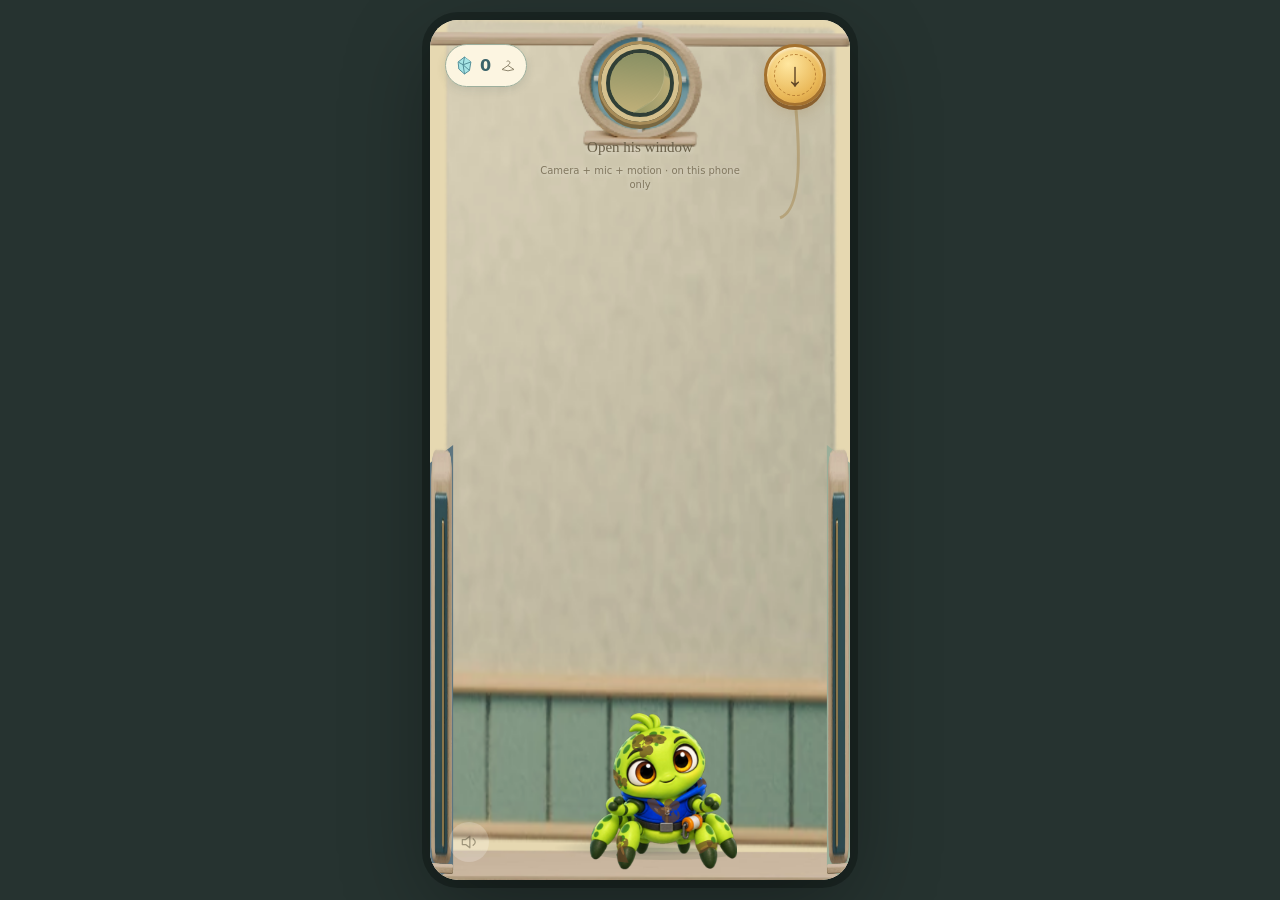
<file: index.html>
<!doctype html>
<html lang="en">
<head>
  <meta charset="utf-8">
  <meta name="viewport" content="width=device-width, initial-scale=1, maximum-scale=1, user-scalable=no, viewport-fit=cover">
  <meta name="theme-color" content="#efe7d8">
  <meta name="description" content="A little creature with a connected home, a garden to wander, biscuits to steal, and somewhere above.">
  <title>Little Bob</title>
  <link rel="stylesheet" href="style.css">
</head>
<body>
  <main id="playground" aria-label="Little Bob's home">
    <canvas id="scene" aria-label="Little Bob's connected home, isometric backyard and the world above"></canvas>
    <button id="gravity-toggle" type="button" aria-pressed="false" aria-label="Let Bob feel your phone's gravity">
      <span class="gravity-arrow" aria-hidden="true">↓</span>
      <span id="gravity-label" class="sr-only">SCREEN OWNS DOWN</span>
    </button>
    <div id="gravity-status" role="status" aria-live="polite"></div>
    <button id="sound-toggle" type="button" aria-pressed="true" aria-label="Mute Bob's sounds">
      <svg viewBox="0 0 24 24" aria-hidden="true"><path d="M4 9h4l5-4v14l-5-4H4z M17 8q5 4 0 8"/><path class="mute-line" d="M3 3l18 18"/></svg>
    </button>
    <section id="room-port" aria-label="Bob’s window into your room">
      <button id="room-window" type="button" aria-pressed="false">
        <video id="room-view" muted autoplay playsinline aria-hidden="true"></video>
        <span class="shutter" aria-hidden="true"><i></i><i></i><i></i></span>
        <span class="ear-ring" aria-hidden="true"></span>
      </button>
      <p id="room-caption"></p>
      <div id="room-fallback" hidden><button type="button" data-sense="camera">Light only</button><button type="button" data-sense="audio">Sound only</button></div>
    </section>
    <button id="crystal-wallet" type="button" aria-label="Open Bob's wardrobe"><svg viewBox="0 0 24 28" aria-hidden="true"><path d="m12 2 9 7-2 12-7 5-8-7L3 9z"/><path d="m12 2-2 11 11-4M3 9l7 4 2 13m-2-13 9 8"/></svg><span id="crystal-balance">0</span><svg class="wallet-bag" viewBox="0 0 24 24" aria-hidden="true"><path d="M10 6a3 3 0 0 1 5 2c0 2-3 2-3 4L3 18q9 4 18 0l-9-6"/></svg><small id="run-crystals" hidden></small></button>
    <dialog id="crystal-shop" aria-labelledby="shop-title">
      <div class="shop-window"><header><div><p class="shop-eyebrow">SMALL THINGS. BIG PERSONALITY.</p><h2 id="shop-title">Little Treasures</h2></div><button id="shop-close" type="button" aria-label="Close collection">×</button></header>
      <div class="shop-wallet"><span>◇</span> <strong id="shop-balance">0</strong><span>crystals</span></div>
      <div class="wardrobe-stage"><canvas id="wardrobe-preview" width="240" height="250" aria-label="Preview of Bob’s selected outfit"></canvas></div>
      <p id="shop-caption"></p><nav id="treasure-tabs" aria-label="Treasure categories"></nav><div id="shop-items"></div><p id="shop-status" role="status" aria-live="polite"></p><footer>Climb for crystals. Keep the memories.<br>Every five in one climb brings a fragment home.</footer></div>
    </dialog>
    <div id="arrival" role="status"><span>Little Bob</span><i></i><i></i><i></i></div>
  </main>
  <script src="android-compat.js"></script>
  <script src="world-art.js"></script>
  <script src="room.js"></script>
  <script src="home.js"></script>
  <script src="crystal.js"></script>
  <script src="bathroom.js"></script>
  <script src="kitchen.js"></script>
  <script src="catalogue.js"></script>
  <script src="possessions.js"></script>
  <script src="economy.js"></script>
  <script src="life-details.js"></script>
  <script src="household.js"></script>
  <script src="unseen.js"></script>
  <script src="playground.js"></script>
<script src="backyard.js"></script>
  <script src="screen-web.js"></script>
  <script src="game.js"></script>
</body>
</html>
</file>
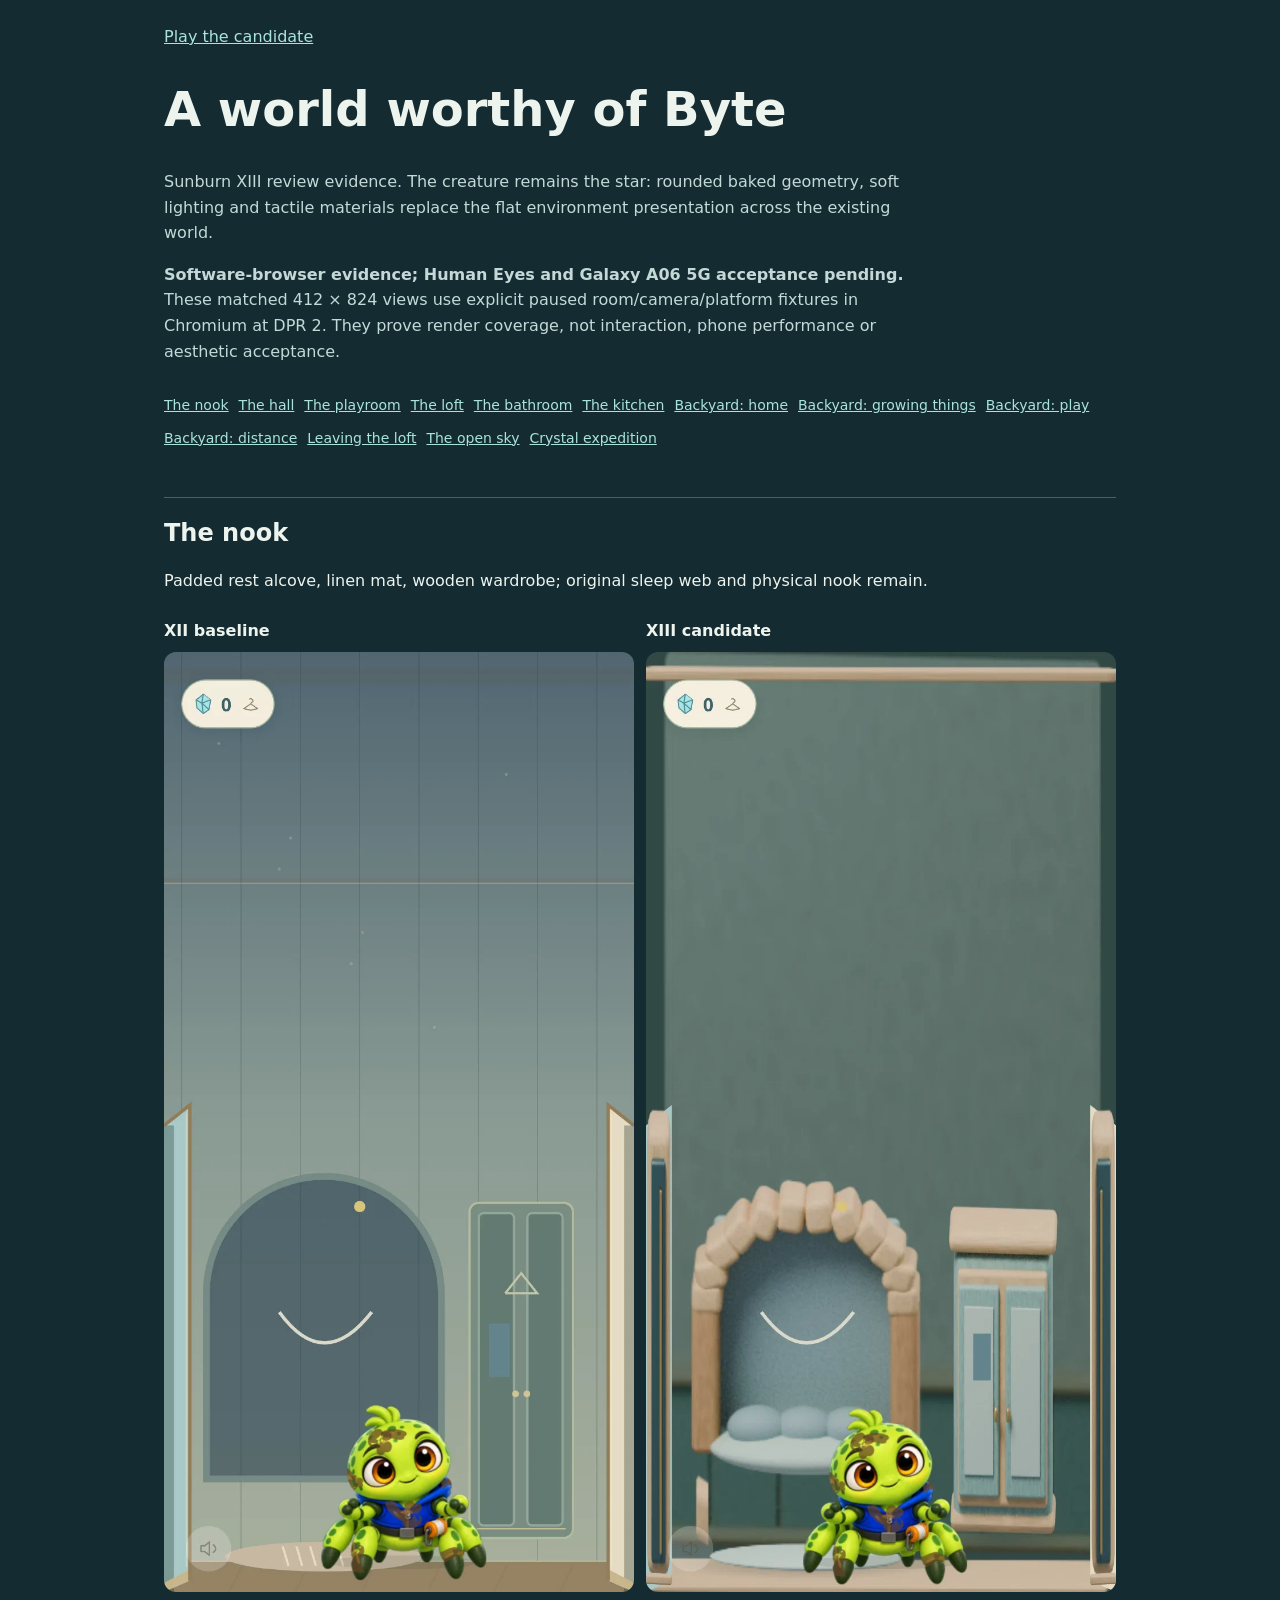
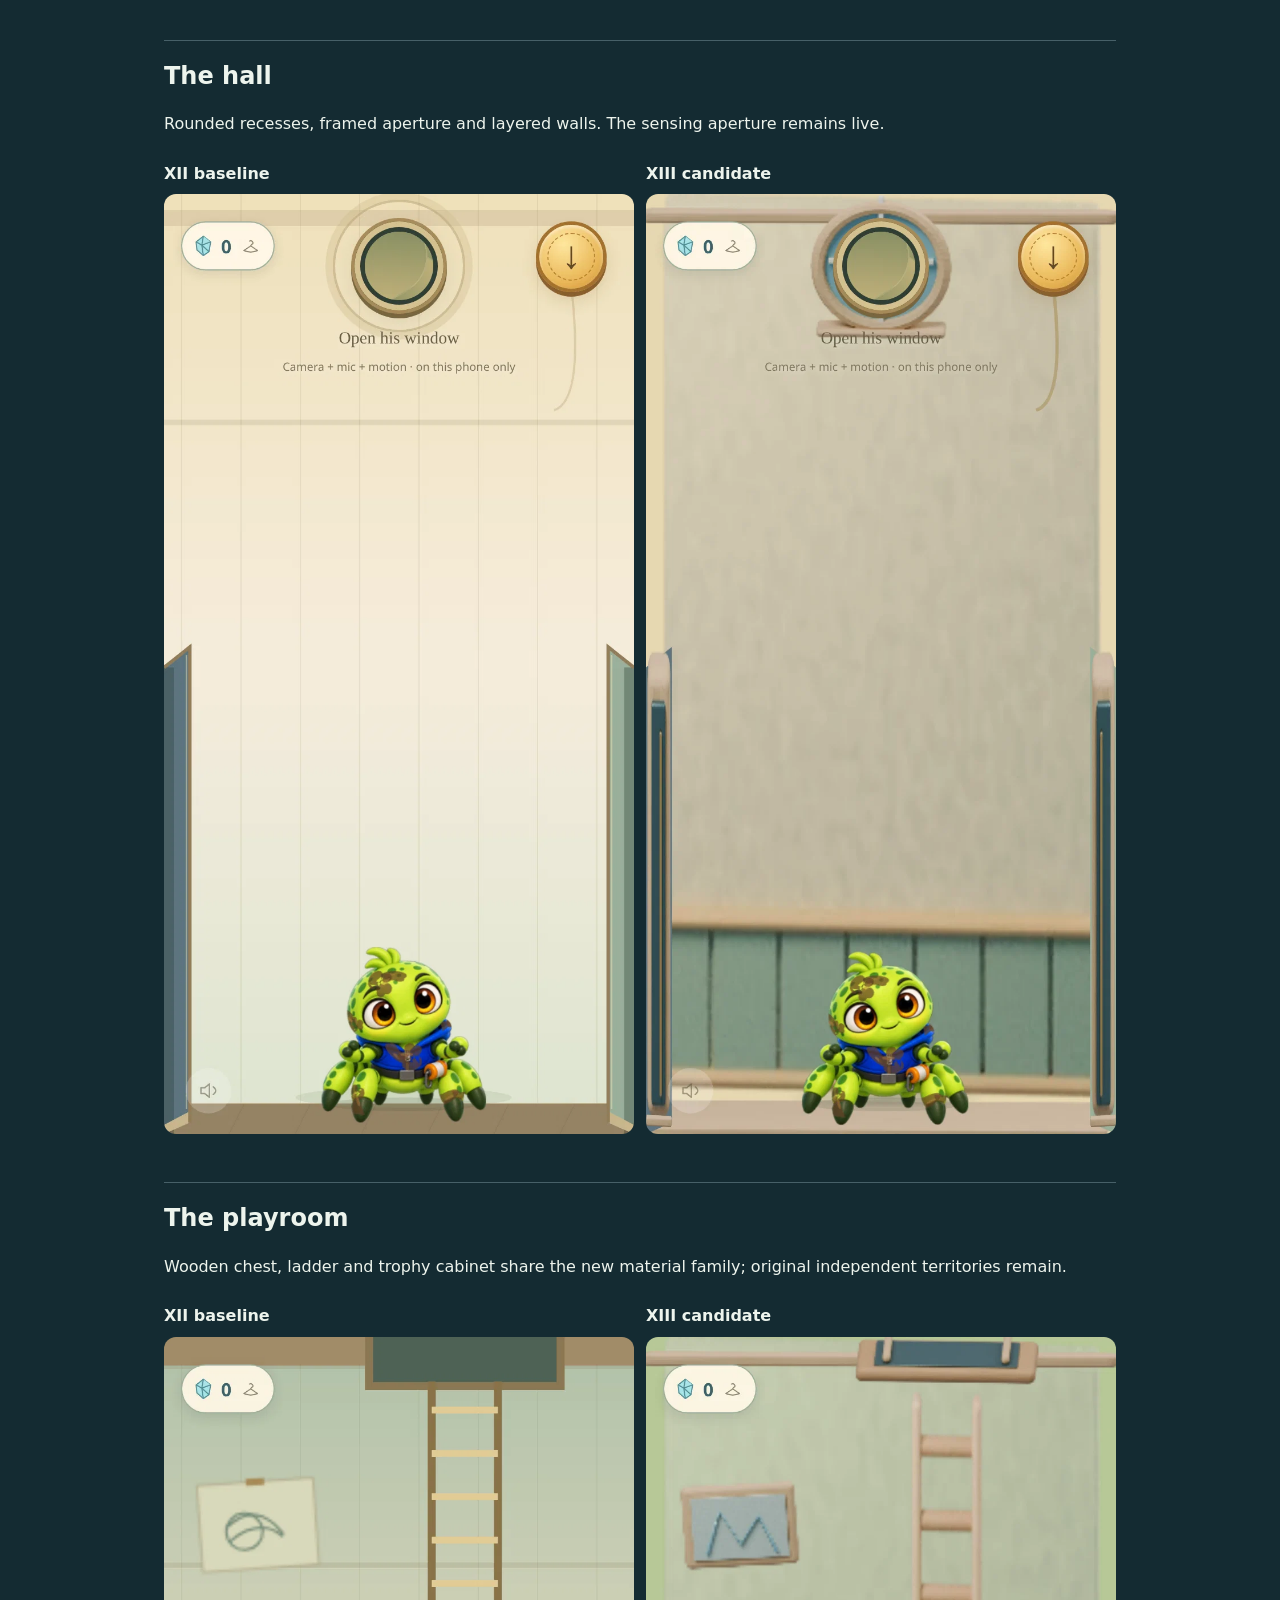
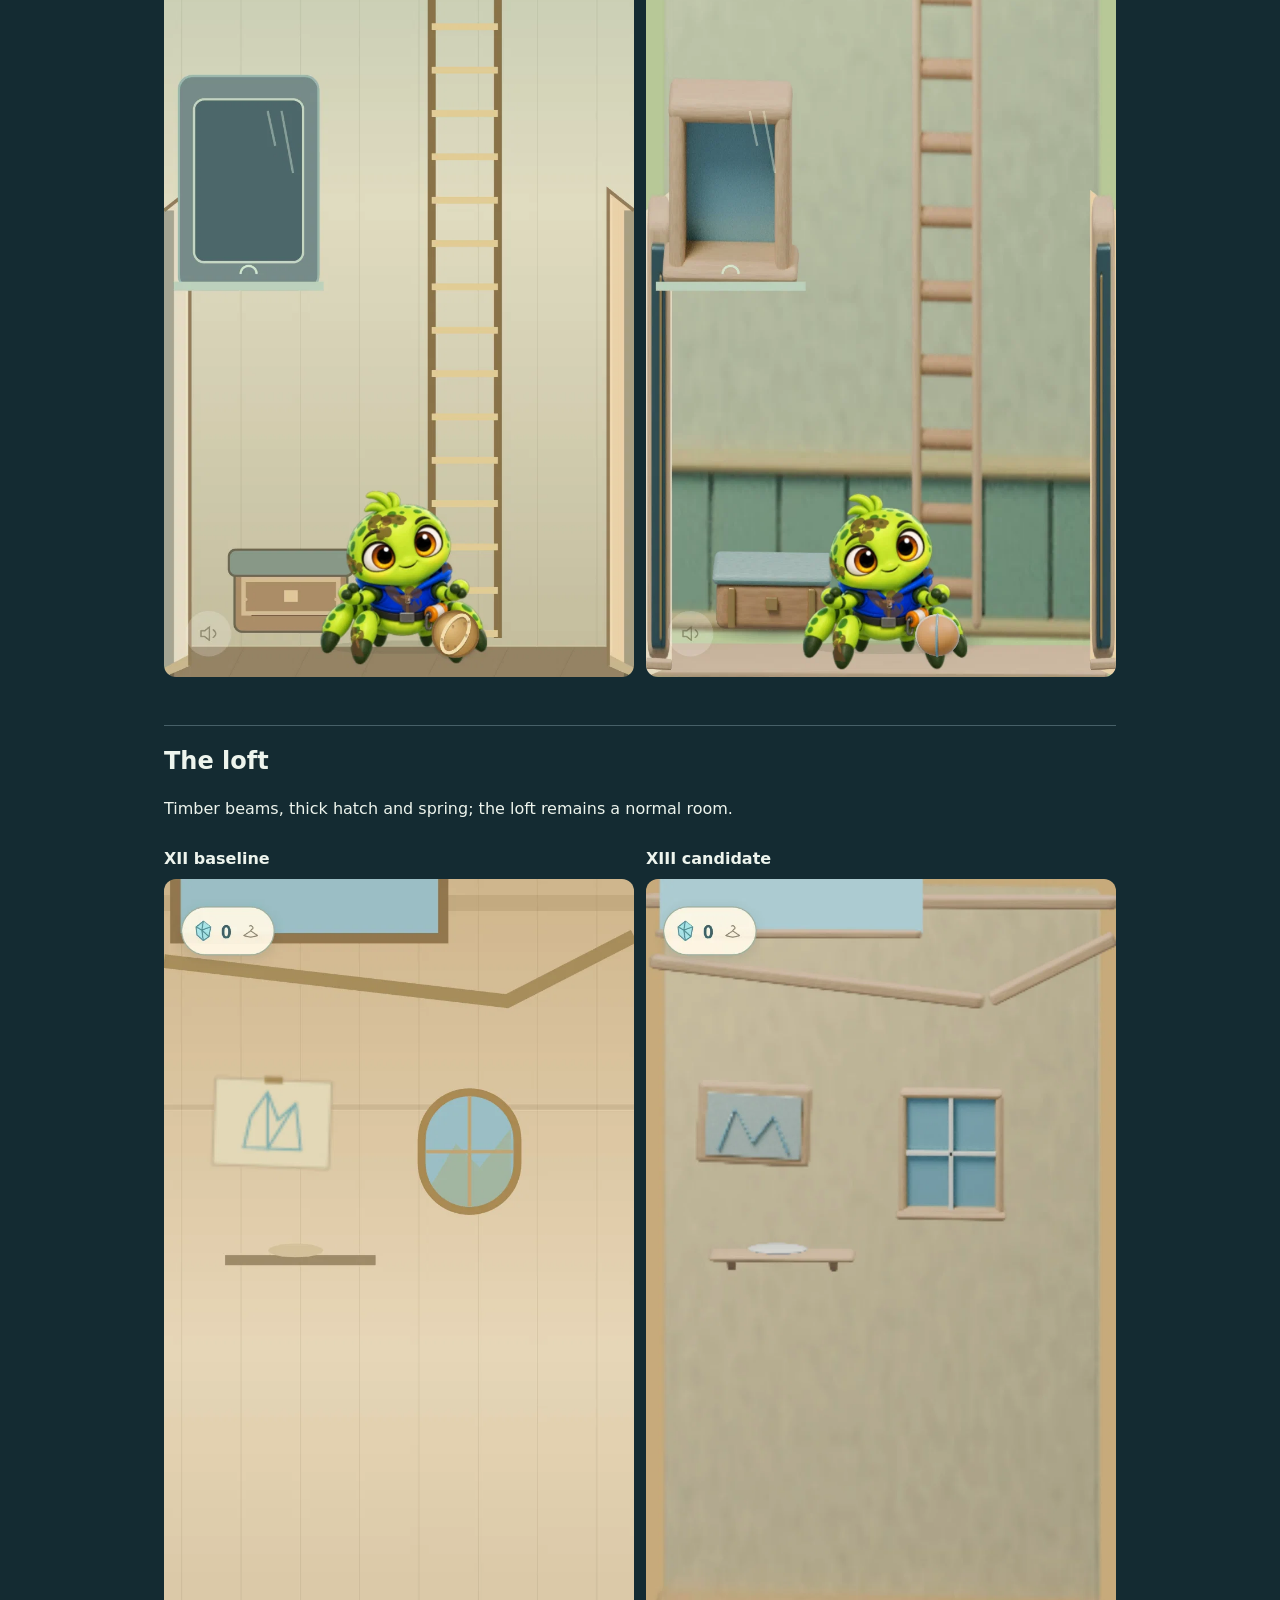
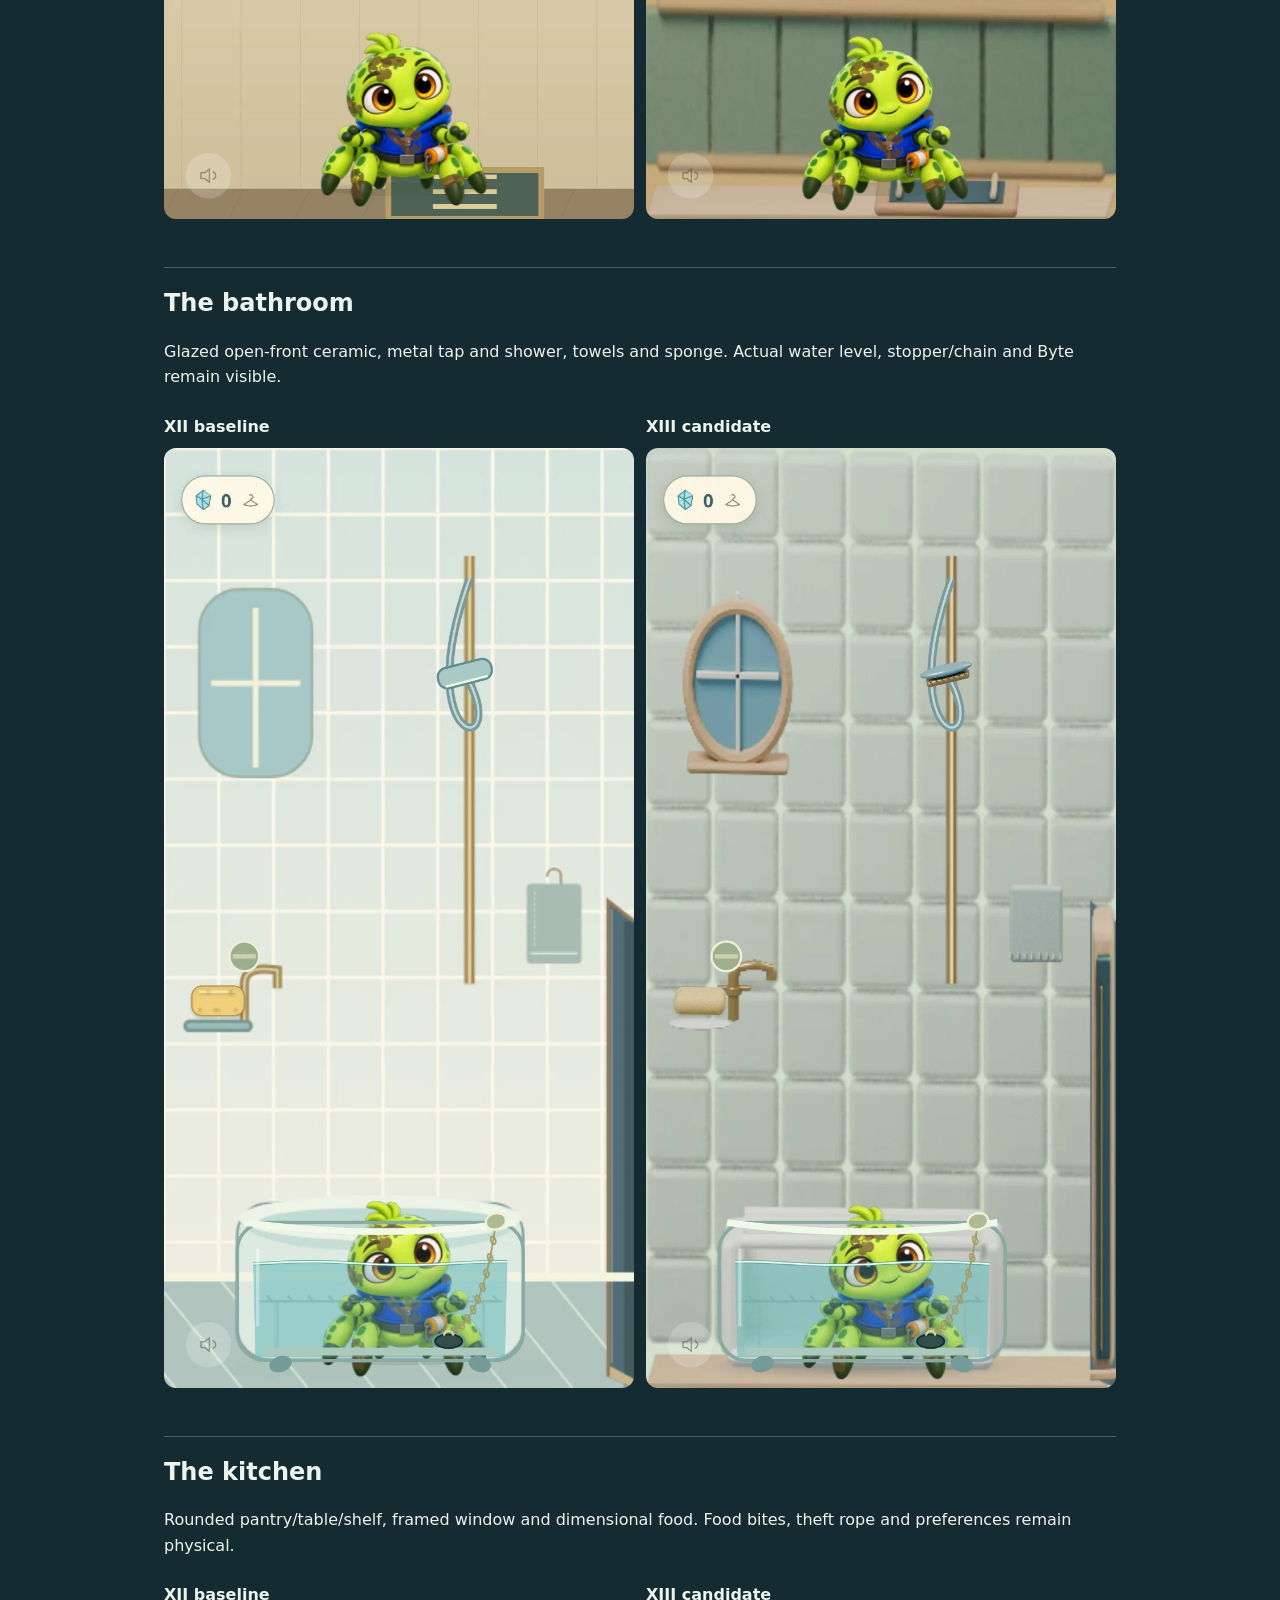
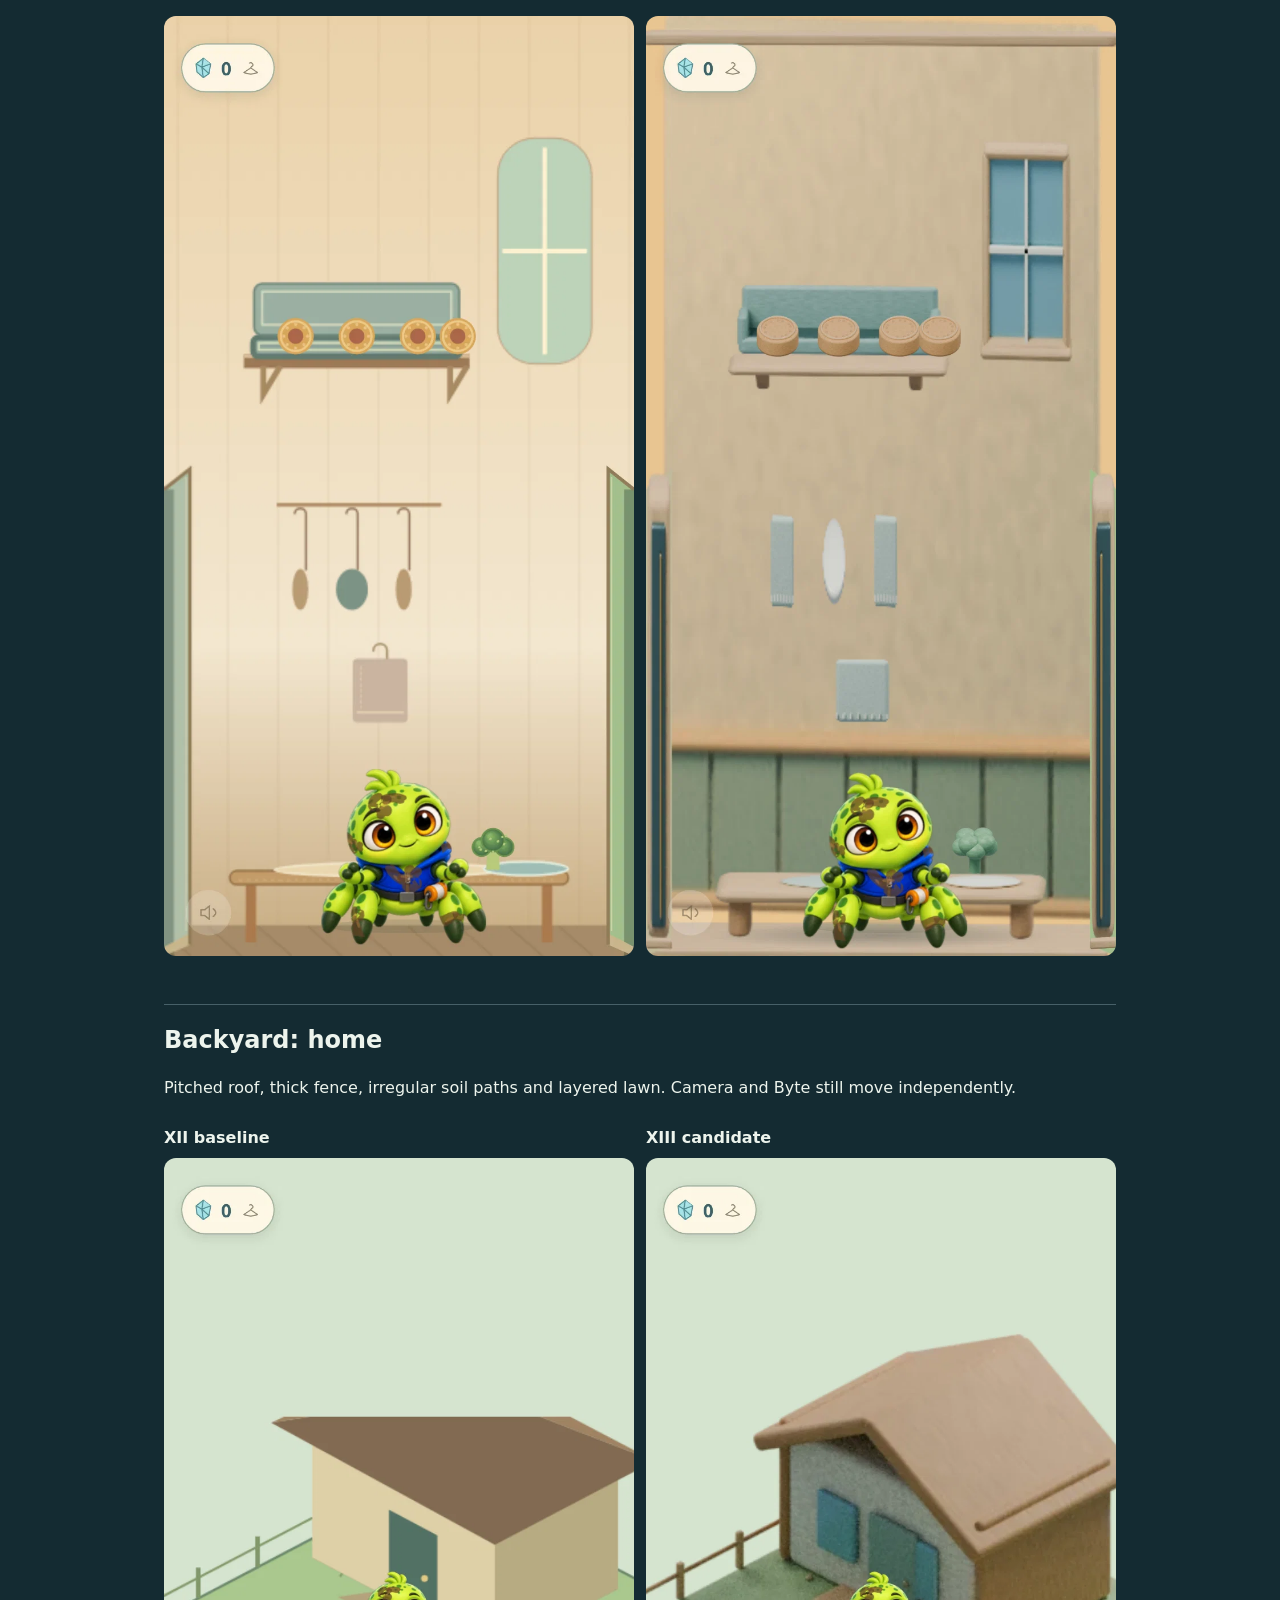
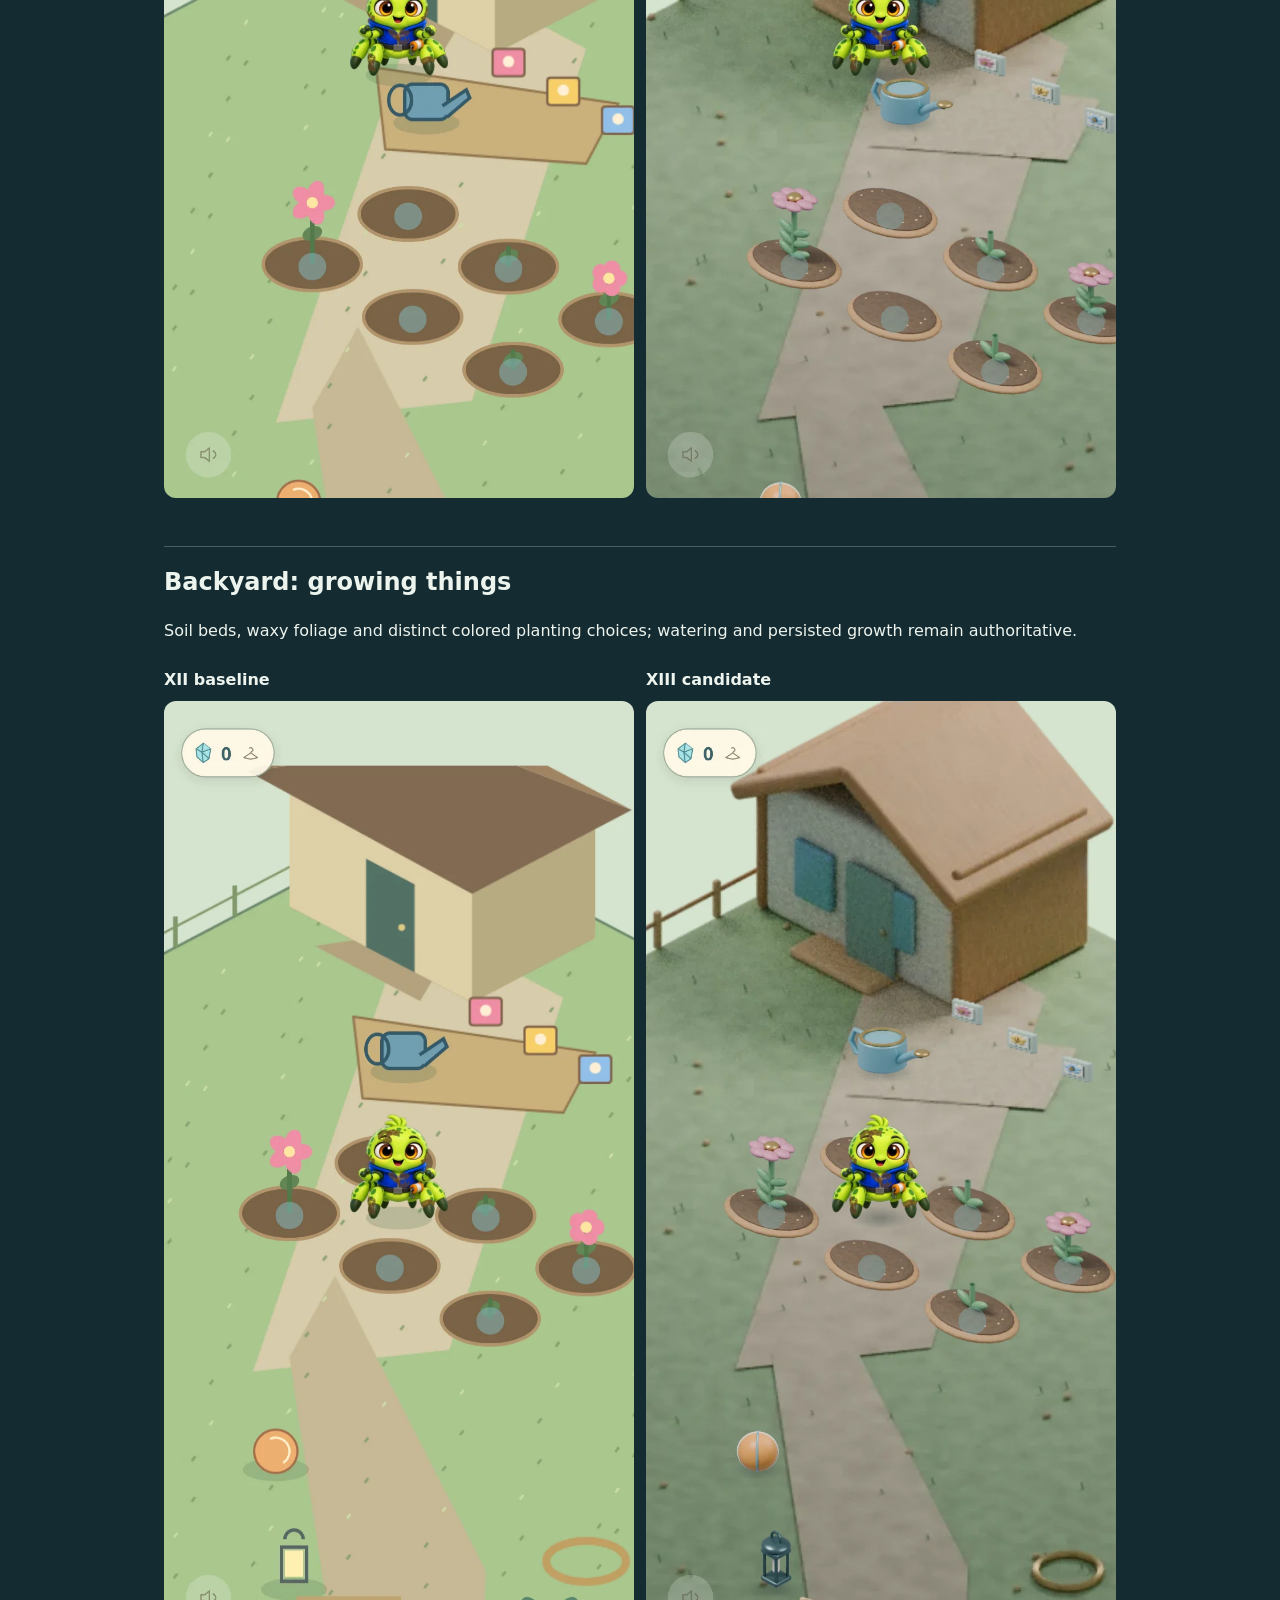
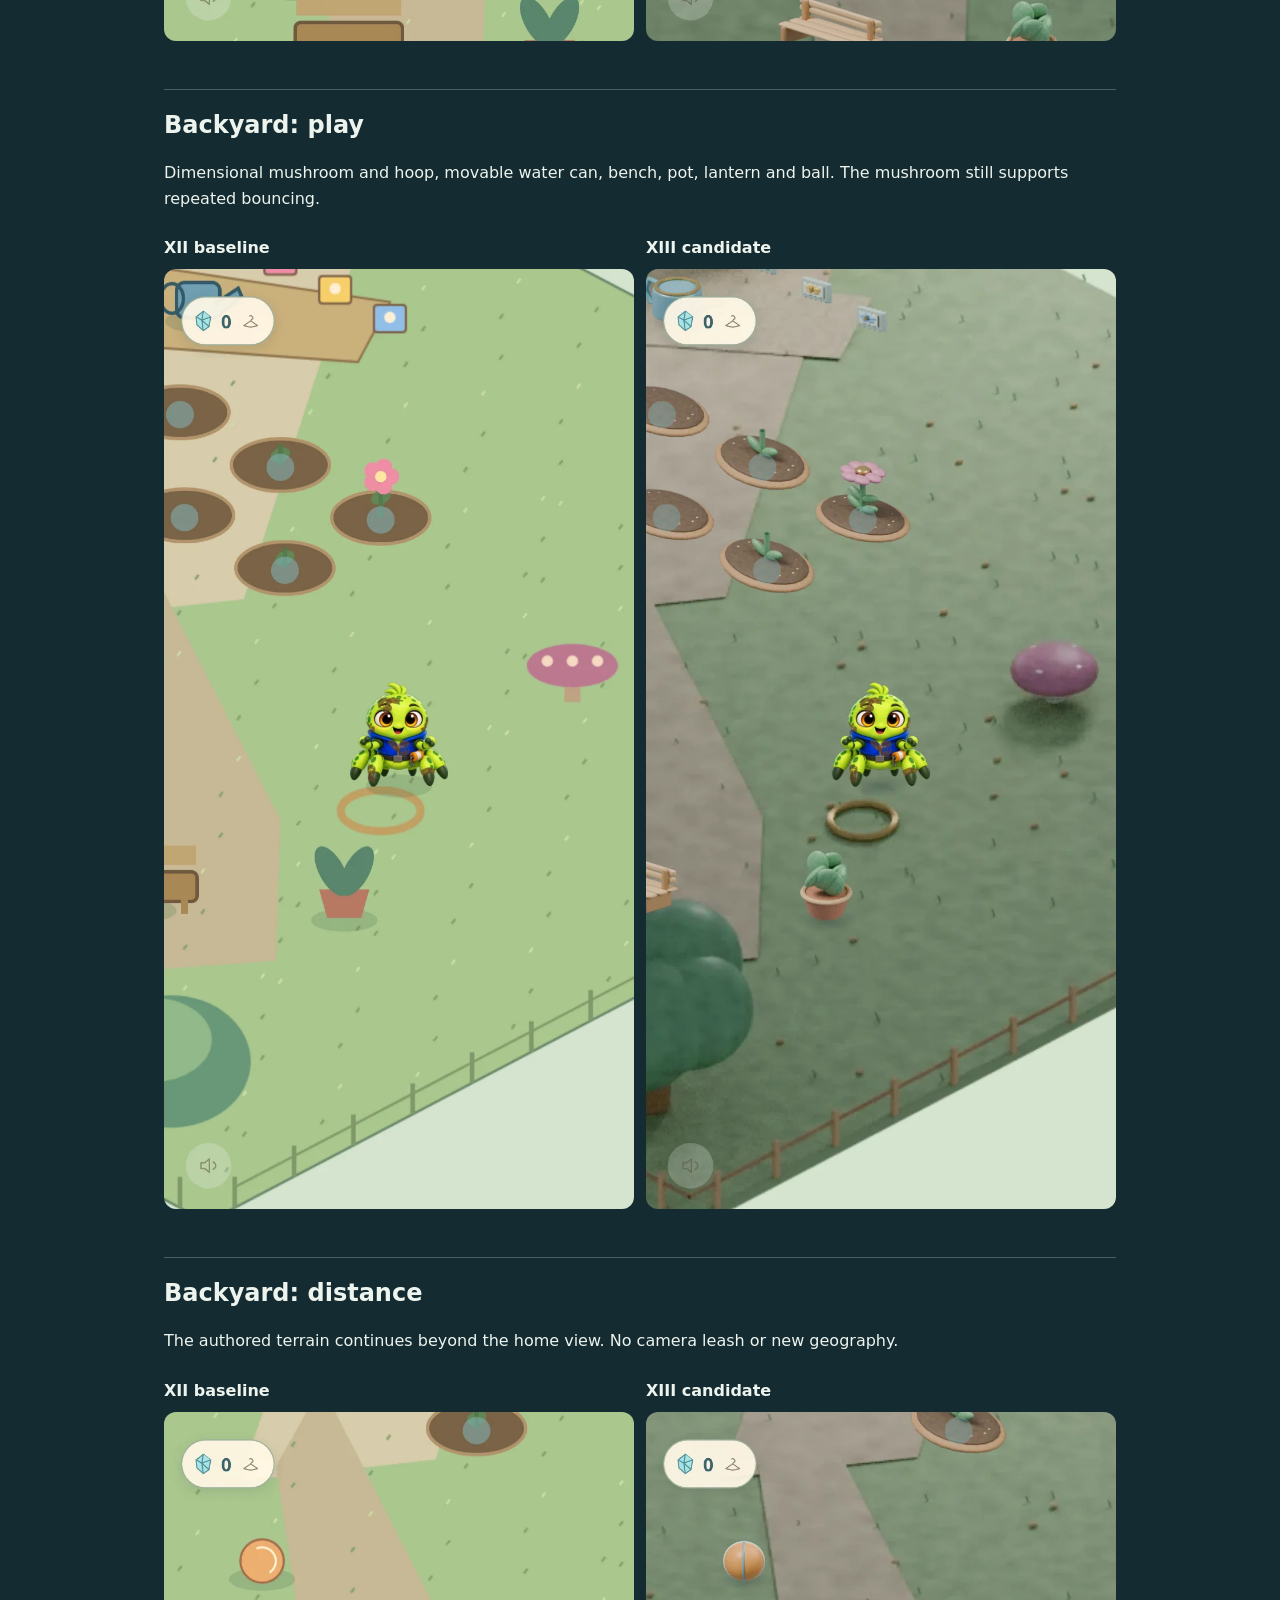
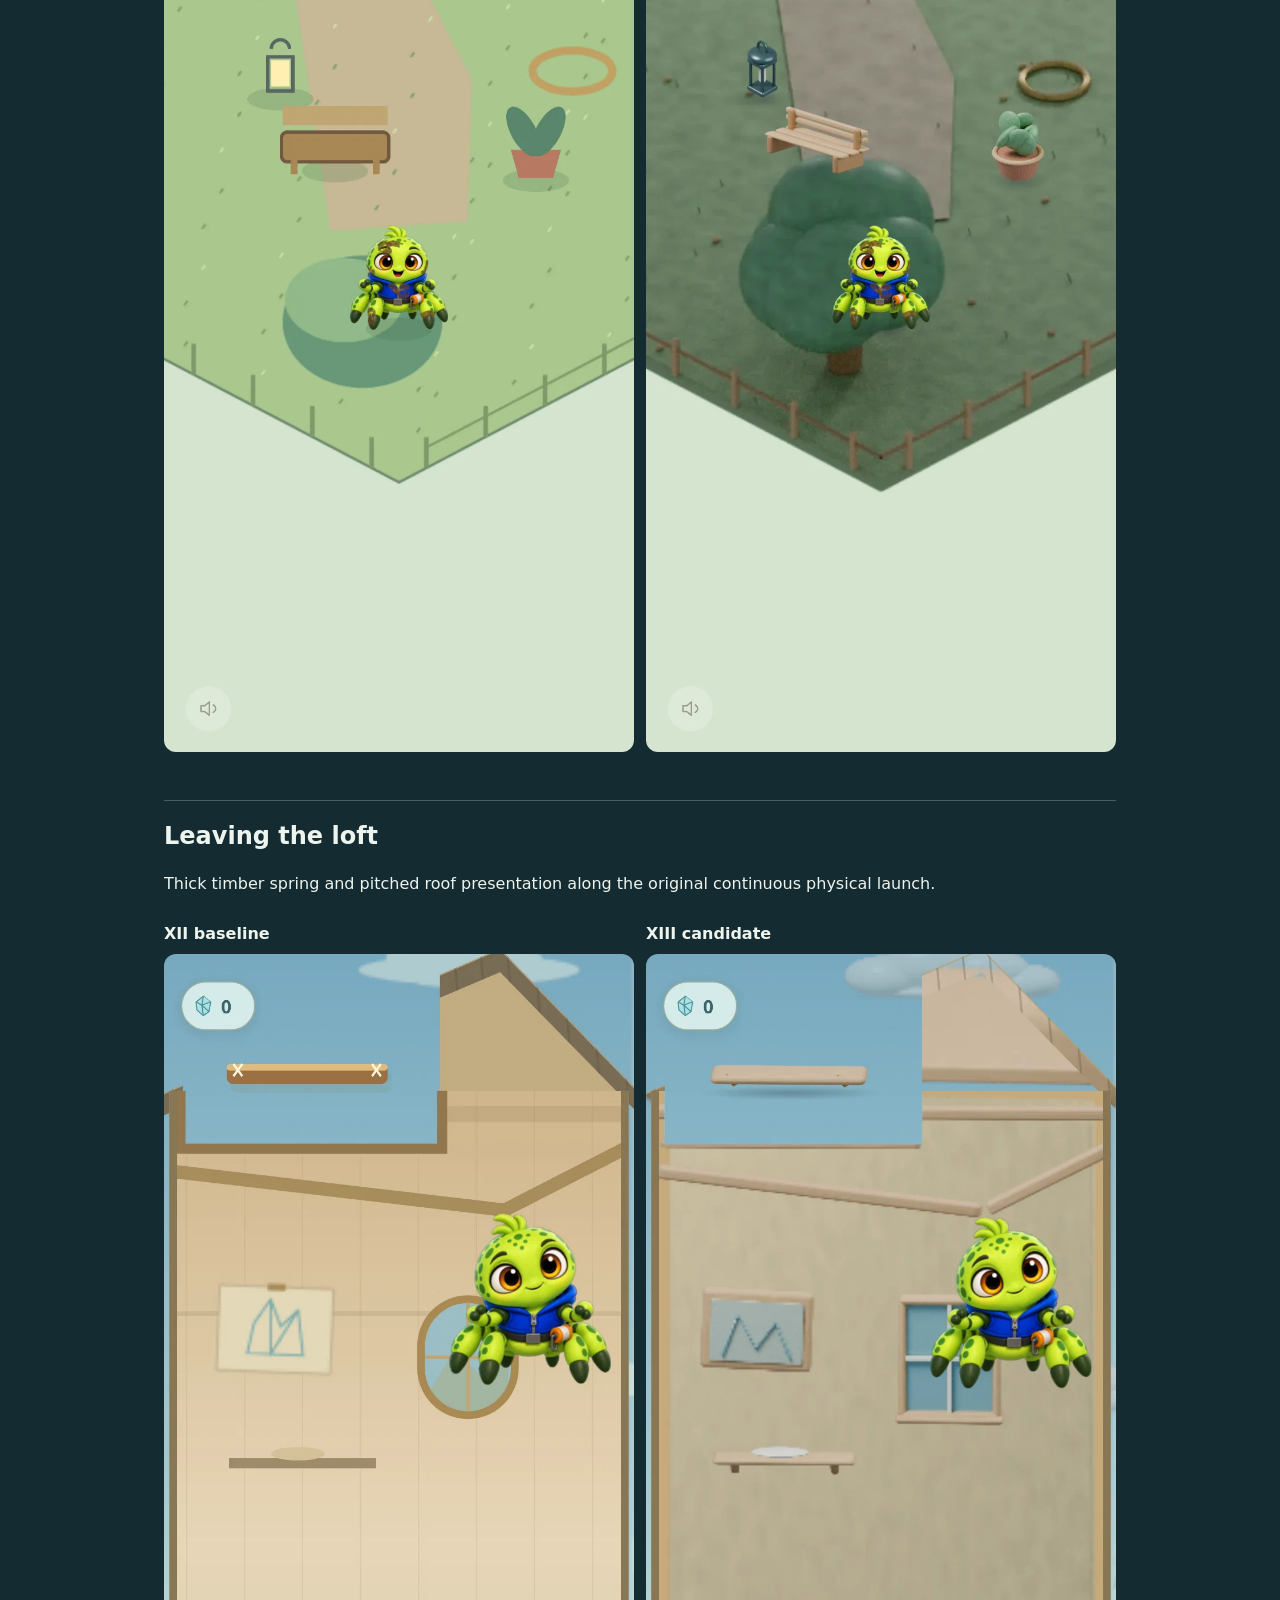
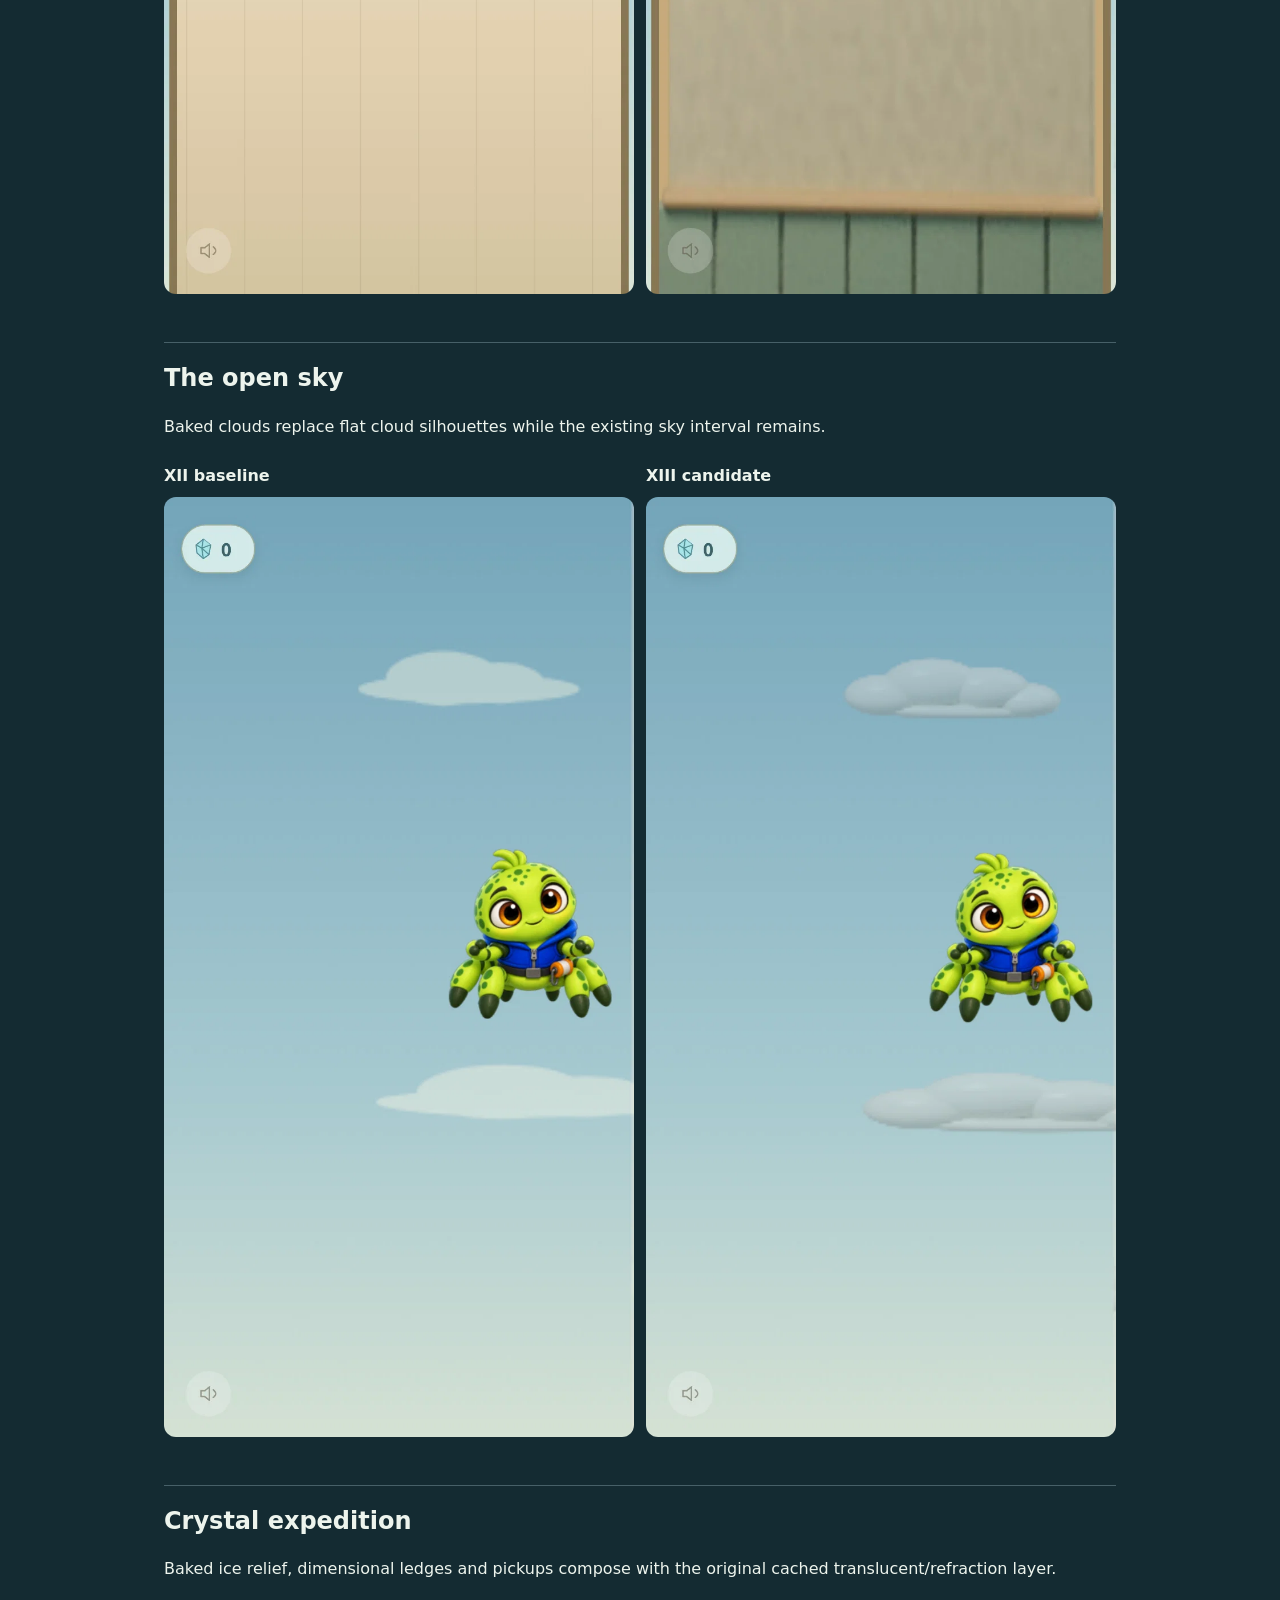
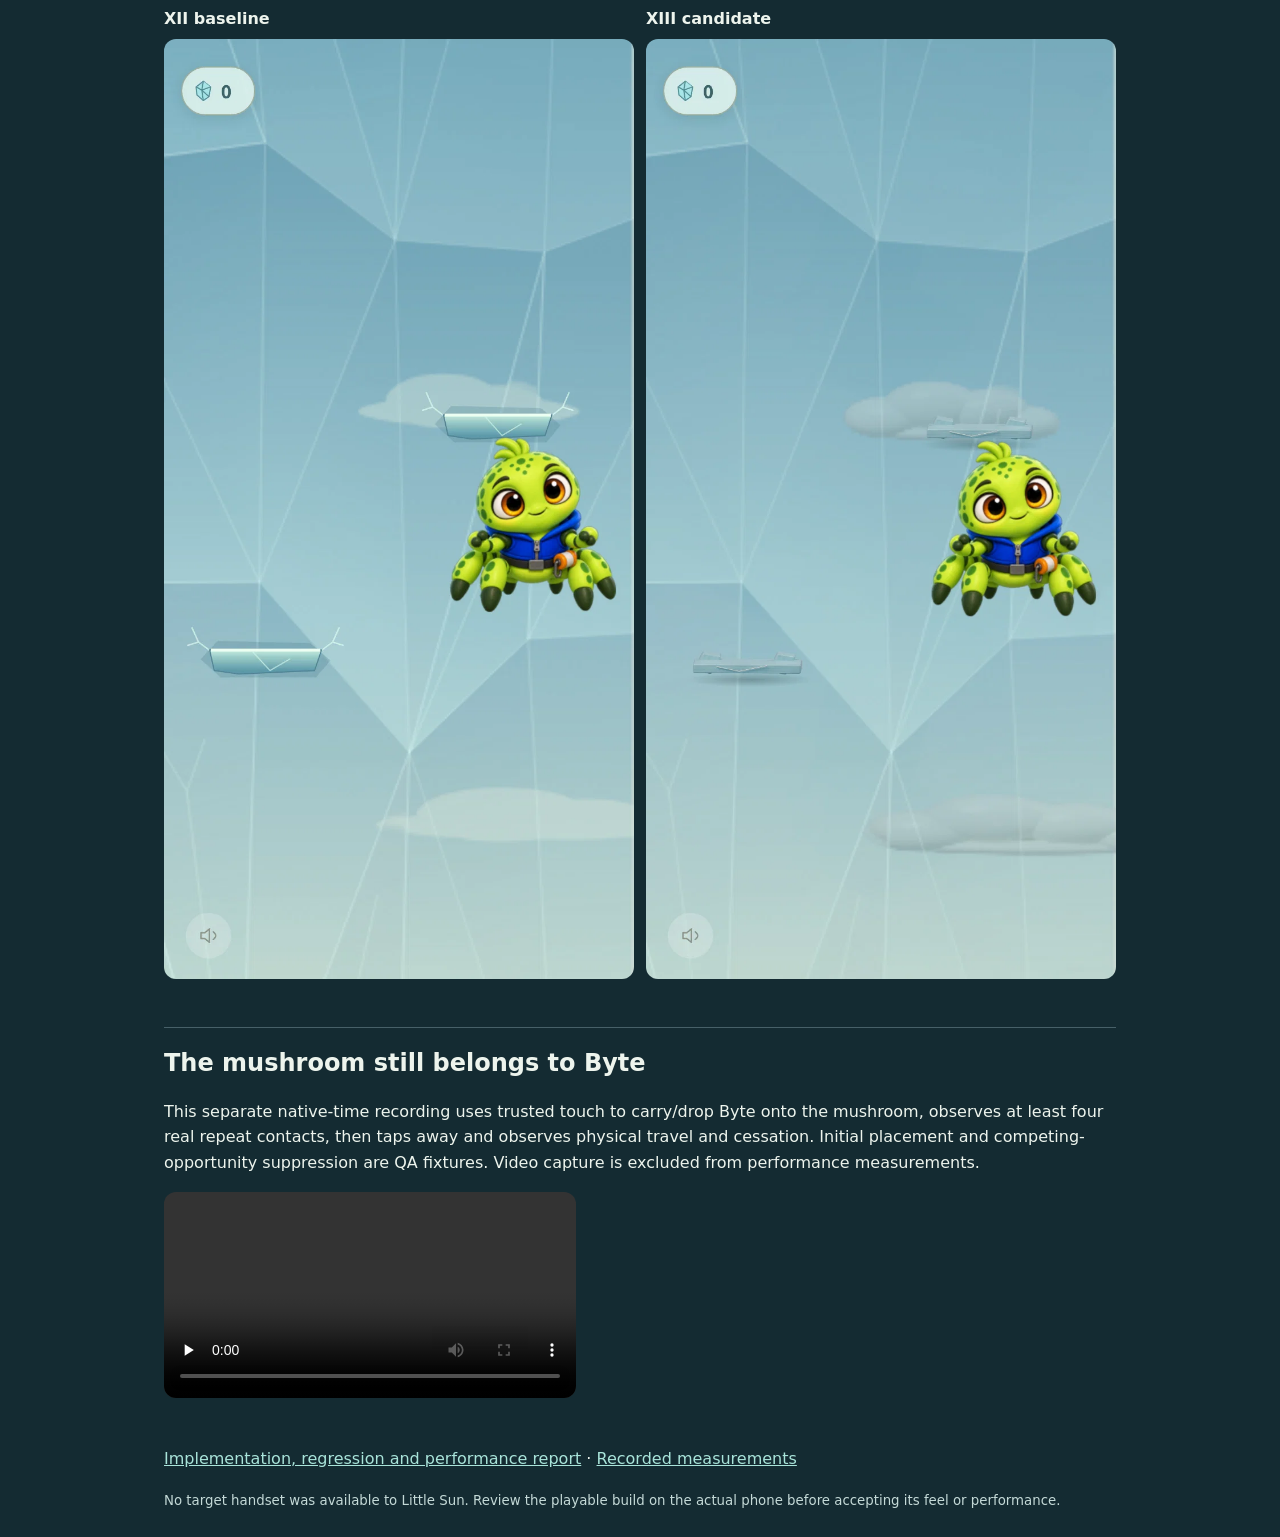
<file: evidence/xiii/index.html>
<!doctype html><html lang="en"><meta charset="utf-8"><meta name="viewport" content="width=device-width,initial-scale=1"><title>Sunburn XIII · Human Eyes review</title><style>*{box-sizing:border-box}body{margin:0;background:#142b32;color:#edf4ed;font:16px/1.6 system-ui,sans-serif}main{max-width:1000px;margin:auto;padding:24px}a{color:#a9e4da}h1{font-size:clamp(28px,6vw,48px);line-height:1.15}h2{margin:0}header p{max-width:760px;color:#c4d9d7}nav{display:flex;flex-wrap:wrap;gap:10px;font-size:14px;margin:30px 0}section{margin:48px 0;padding-top:16px;border-top:1px solid #476068}.pair{display:grid;grid-template-columns:1fr 1fr;gap:12px}figure{margin:0}figcaption{font-weight:600;padding:8px 0}img{width:100%;height:auto;display:block;border-radius:12px;background:#33464a}video{display:block;width:min(412px,100%);border-radius:12px}small{color:#c4d9d7}</style><main><header><a href="../../">Play the candidate</a><h1>A world worthy of Byte</h1><p>Sunburn XIII review evidence. The creature remains the star: rounded baked geometry, soft lighting and tactile materials replace the flat environment presentation across the existing world.</p><p><strong>Software-browser evidence; Human Eyes and Galaxy A06 5G acceptance pending.</strong> These matched 412 × 824 views use explicit paused room/camera/platform fixtures in Chromium at DPR 2. They prove render coverage, not interaction, phone performance or aesthetic acceptance.</p></header><nav><a href="#room-0">The nook</a> <a href="#room-1">The hall</a> <a href="#room-2">The playroom</a> <a href="#room-3">The loft</a> <a href="#room-4">The bathroom</a> <a href="#room-5">The kitchen</a> <a href="#yard-house">Backyard: home</a> <a href="#yard-garden">Backyard: growing things</a> <a href="#yard-play">Backyard: play</a> <a href="#yard-far">Backyard: distance</a> <a href="#launch-roof">Leaving the loft</a> <a href="#open-sky">The open sky</a> <a href="#crystal">Crystal expedition</a></nav><section id="room-0"><h2>The nook</h2><p>Padded rest alcove, linen mat, wooden wardrobe; original sleep web and physical nook remain.</p><div class="pair"><figure><figcaption>XII baseline</figcaption><img loading="lazy" src="before-room-0.webp" alt="Before: The nook" width="824" height="1648"></figure><figure><figcaption>XIII candidate</figcaption><img loading="lazy" src="after-room-0.webp" alt="After: The nook" width="824" height="1648"></figure></div></section><section id="room-1"><h2>The hall</h2><p>Rounded recesses, framed aperture and layered walls. The sensing aperture remains live.</p><div class="pair"><figure><figcaption>XII baseline</figcaption><img loading="lazy" src="before-room-1.webp" alt="Before: The hall" width="824" height="1648"></figure><figure><figcaption>XIII candidate</figcaption><img loading="lazy" src="after-room-1.webp" alt="After: The hall" width="824" height="1648"></figure></div></section><section id="room-2"><h2>The playroom</h2><p>Wooden chest, ladder and trophy cabinet share the new material family; original independent territories remain.</p><div class="pair"><figure><figcaption>XII baseline</figcaption><img loading="lazy" src="before-room-2.webp" alt="Before: The playroom" width="824" height="1648"></figure><figure><figcaption>XIII candidate</figcaption><img loading="lazy" src="after-room-2.webp" alt="After: The playroom" width="824" height="1648"></figure></div></section><section id="room-3"><h2>The loft</h2><p>Timber beams, thick hatch and spring; the loft remains a normal room.</p><div class="pair"><figure><figcaption>XII baseline</figcaption><img loading="lazy" src="before-room-3.webp" alt="Before: The loft" width="824" height="1648"></figure><figure><figcaption>XIII candidate</figcaption><img loading="lazy" src="after-room-3.webp" alt="After: The loft" width="824" height="1648"></figure></div></section><section id="room-4"><h2>The bathroom</h2><p>Glazed open-front ceramic, metal tap and shower, towels and sponge. Actual water level, stopper/chain and Byte remain visible.</p><div class="pair"><figure><figcaption>XII baseline</figcaption><img loading="lazy" src="before-room-4.webp" alt="Before: The bathroom" width="824" height="1648"></figure><figure><figcaption>XIII candidate</figcaption><img loading="lazy" src="after-room-4.webp" alt="After: The bathroom" width="824" height="1648"></figure></div></section><section id="room-5"><h2>The kitchen</h2><p>Rounded pantry/table/shelf, framed window and dimensional food. Food bites, theft rope and preferences remain physical.</p><div class="pair"><figure><figcaption>XII baseline</figcaption><img loading="lazy" src="before-room-5.webp" alt="Before: The kitchen" width="824" height="1648"></figure><figure><figcaption>XIII candidate</figcaption><img loading="lazy" src="after-room-5.webp" alt="After: The kitchen" width="824" height="1648"></figure></div></section><section id="yard-house"><h2>Backyard: home</h2><p>Pitched roof, thick fence, irregular soil paths and layered lawn. Camera and Byte still move independently.</p><div class="pair"><figure><figcaption>XII baseline</figcaption><img loading="lazy" src="before-yard-house.webp" alt="Before: Backyard: home" width="824" height="1648"></figure><figure><figcaption>XIII candidate</figcaption><img loading="lazy" src="after-yard-house.webp" alt="After: Backyard: home" width="824" height="1648"></figure></div></section><section id="yard-garden"><h2>Backyard: growing things</h2><p>Soil beds, waxy foliage and distinct colored planting choices; watering and persisted growth remain authoritative.</p><div class="pair"><figure><figcaption>XII baseline</figcaption><img loading="lazy" src="before-yard-garden.webp" alt="Before: Backyard: growing things" width="824" height="1648"></figure><figure><figcaption>XIII candidate</figcaption><img loading="lazy" src="after-yard-garden.webp" alt="After: Backyard: growing things" width="824" height="1648"></figure></div></section><section id="yard-play"><h2>Backyard: play</h2><p>Dimensional mushroom and hoop, movable water can, bench, pot, lantern and ball. The mushroom still supports repeated bouncing.</p><div class="pair"><figure><figcaption>XII baseline</figcaption><img loading="lazy" src="before-yard-play.webp" alt="Before: Backyard: play" width="824" height="1648"></figure><figure><figcaption>XIII candidate</figcaption><img loading="lazy" src="after-yard-play.webp" alt="After: Backyard: play" width="824" height="1648"></figure></div></section><section id="yard-far"><h2>Backyard: distance</h2><p>The authored terrain continues beyond the home view. No camera leash or new geography.</p><div class="pair"><figure><figcaption>XII baseline</figcaption><img loading="lazy" src="before-yard-far.webp" alt="Before: Backyard: distance" width="824" height="1648"></figure><figure><figcaption>XIII candidate</figcaption><img loading="lazy" src="after-yard-far.webp" alt="After: Backyard: distance" width="824" height="1648"></figure></div></section><section id="launch-roof"><h2>Leaving the loft</h2><p>Thick timber spring and pitched roof presentation along the original continuous physical launch.</p><div class="pair"><figure><figcaption>XII baseline</figcaption><img loading="lazy" src="before-launch-roof.webp" alt="Before: Leaving the loft" width="824" height="1648"></figure><figure><figcaption>XIII candidate</figcaption><img loading="lazy" src="after-launch-roof.webp" alt="After: Leaving the loft" width="824" height="1648"></figure></div></section><section id="open-sky"><h2>The open sky</h2><p>Baked clouds replace flat cloud silhouettes while the existing sky interval remains.</p><div class="pair"><figure><figcaption>XII baseline</figcaption><img loading="lazy" src="before-open-sky.webp" alt="Before: The open sky" width="824" height="1648"></figure><figure><figcaption>XIII candidate</figcaption><img loading="lazy" src="after-open-sky.webp" alt="After: The open sky" width="824" height="1648"></figure></div></section><section id="crystal"><h2>Crystal expedition</h2><p>Baked ice relief, dimensional ledges and pickups compose with the original cached translucent/refraction layer.</p><div class="pair"><figure><figcaption>XII baseline</figcaption><img loading="lazy" src="before-crystal.webp" alt="Before: Crystal expedition" width="824" height="1648"></figure><figure><figcaption>XIII candidate</figcaption><img loading="lazy" src="after-crystal.webp" alt="After: Crystal expedition" width="824" height="1648"></figure></div></section><section><h2>The mushroom still belongs to Byte</h2><p>This separate native-time recording uses trusted touch to carry/drop Byte onto the mushroom, observes at least four real repeat contacts, then taps away and observes physical travel and cessation. Initial placement and competing-opportunity suppression are QA fixtures. Video capture is excluded from performance measurements.</p><video controls preload="none" src="mushroom-native.webm"></video></section><footer><p><a href="report.md">Implementation, regression and performance report</a> · <a href="measurements.json">Recorded measurements</a></p><small>No target handset was available to Little Sun. Review the playable build on the actual phone before accepting its feel or performance.</small></footer></main></html>
</file>
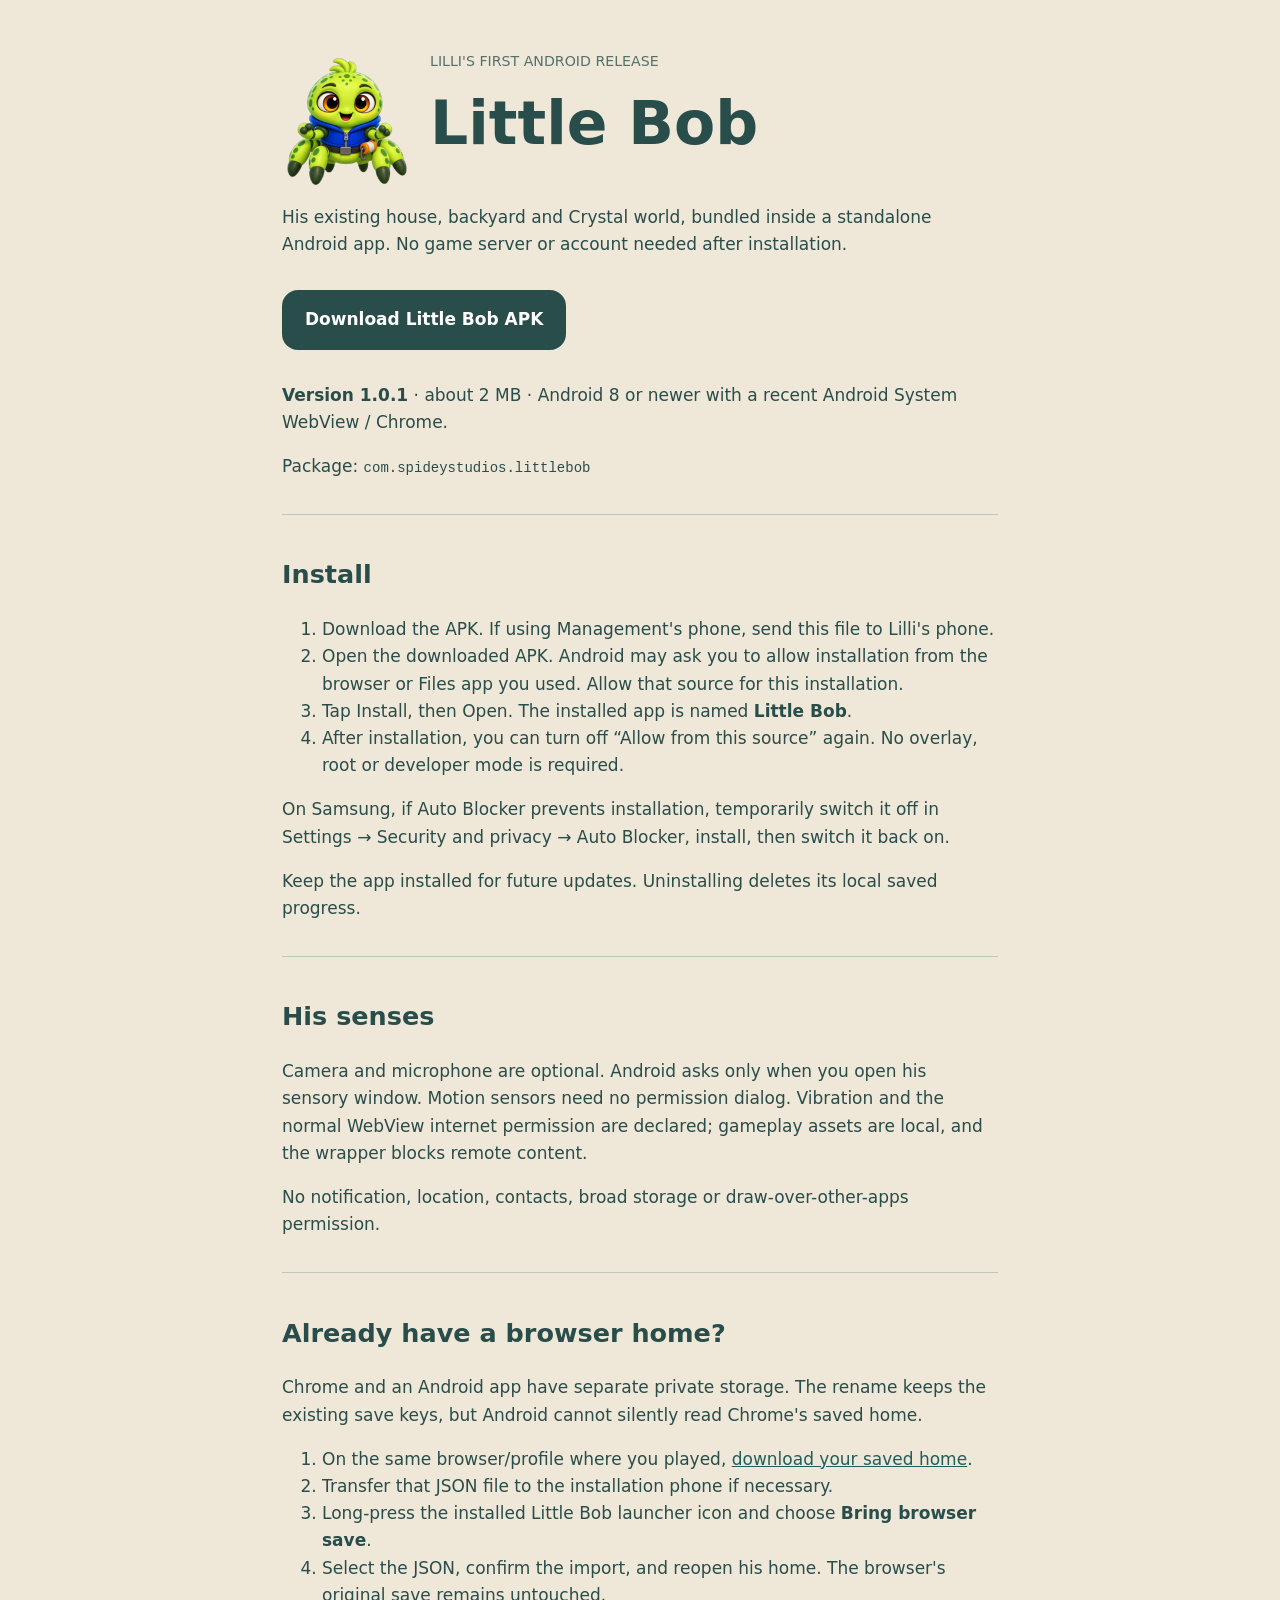
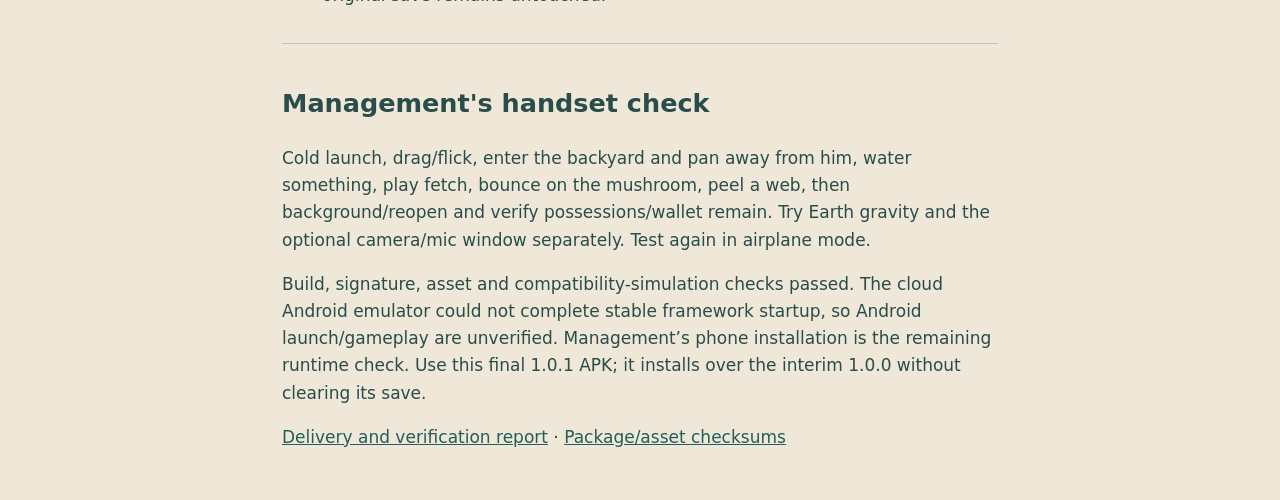
<file: release/little-bob/index.html>
<!doctype html><html lang="en"><meta charset="utf-8"><meta name="viewport" content="width=device-width,initial-scale=1"><title>Little Bob · Android delivery</title><style>*{box-sizing:border-box}body{margin:0;background:#efe7d8;color:#294d4a;font:17px/1.6 system-ui,sans-serif}main{max-width:760px;margin:auto;padding:32px 22px}h1{font-size:clamp(38px,8vw,60px);line-height:1.1;margin:16px 0}.hero{display:flex;align-items:center;gap:18px}.hero img{width:130px;height:155px;object-fit:contain}a{color:#225e5c}.download{display:inline-block;background:#294d4a;color:#fff;padding:16px 23px;border-radius:16px;text-decoration:none;font-weight:700;margin:15px 0}section{margin-top:34px;border-top:1px solid #bac9bb;padding-top:18px}code{overflow-wrap:anywhere;font-size:14px}small{color:#54716a}</style><main><div class="hero"><img src="../../assets/hq/idle.png" alt="Little Bob"><div><small>LILLI'S FIRST ANDROID RELEASE</small><h1>Little Bob</h1></div></div><p>His existing house, backyard and Crystal world, bundled inside a standalone Android app. No game server or account needed after installation.</p><a class="download" href="little-bob-1.0.1.apk" download>Download Little Bob APK</a><p><strong>Version 1.0.1</strong> · about 2 MB · Android 8 or newer with a recent Android System WebView / Chrome.</p><p>Package: <code>com.spideystudios.littlebob</code></p><section><h2>Install</h2><ol><li>Download the APK. If using Management's phone, send this file to Lilli's phone.</li><li>Open the downloaded APK. Android may ask you to allow installation from the browser or Files app you used. Allow that source for this installation.</li><li>Tap Install, then Open. The installed app is named <strong>Little Bob</strong>.</li><li>After installation, you can turn off “Allow from this source” again. No overlay, root or developer mode is required.</li></ol><p>On Samsung, if Auto Blocker prevents installation, temporarily switch it off in Settings → Security and privacy → Auto Blocker, install, then switch it back on.</p><p>Keep the app installed for future updates. Uninstalling deletes its local saved progress.</p></section><section><h2>His senses</h2><p>Camera and microphone are optional. Android asks only when you open his sensory window. Motion sensors need no permission dialog. Vibration and the normal WebView internet permission are declared; gameplay assets are local, and the wrapper blocks remote content.</p><p>No notification, location, contacts, broad storage or draw-over-other-apps permission.</p></section><section><h2>Already have a browser home?</h2><p>Chrome and an Android app have separate private storage. The rename keeps the existing save keys, but Android cannot silently read Chrome's saved home.</p><ol><li>On the same browser/profile where you played, <a href="transfer.html">download your saved home</a>.</li><li>Transfer that JSON file to the installation phone if necessary.</li><li>Long-press the installed Little Bob launcher icon and choose <strong>Bring browser save</strong>.</li><li>Select the JSON, confirm the import, and reopen his home. The browser's original save remains untouched.</li></ol></section><section><h2>Management's handset check</h2><p>Cold launch, drag/flick, enter the backyard and pan away from him, water something, play fetch, bounce on the mushroom, peel a web, then background/reopen and verify possessions/wallet remain. Try Earth gravity and the optional camera/mic window separately. Test again in airplane mode.</p><p id="validation">Build, signature, asset and compatibility-simulation checks passed. The cloud Android emulator could not complete stable framework startup, so Android launch/gameplay are unverified. Management’s phone installation is the remaining runtime check. Use this final 1.0.1 APK; it installs over the interim 1.0.0 without clearing its save.</p><p><a href="report.md">Delivery and verification report</a> · <a href="build-evidence.json">Package/asset checksums</a></p></section></main></html>
</file>
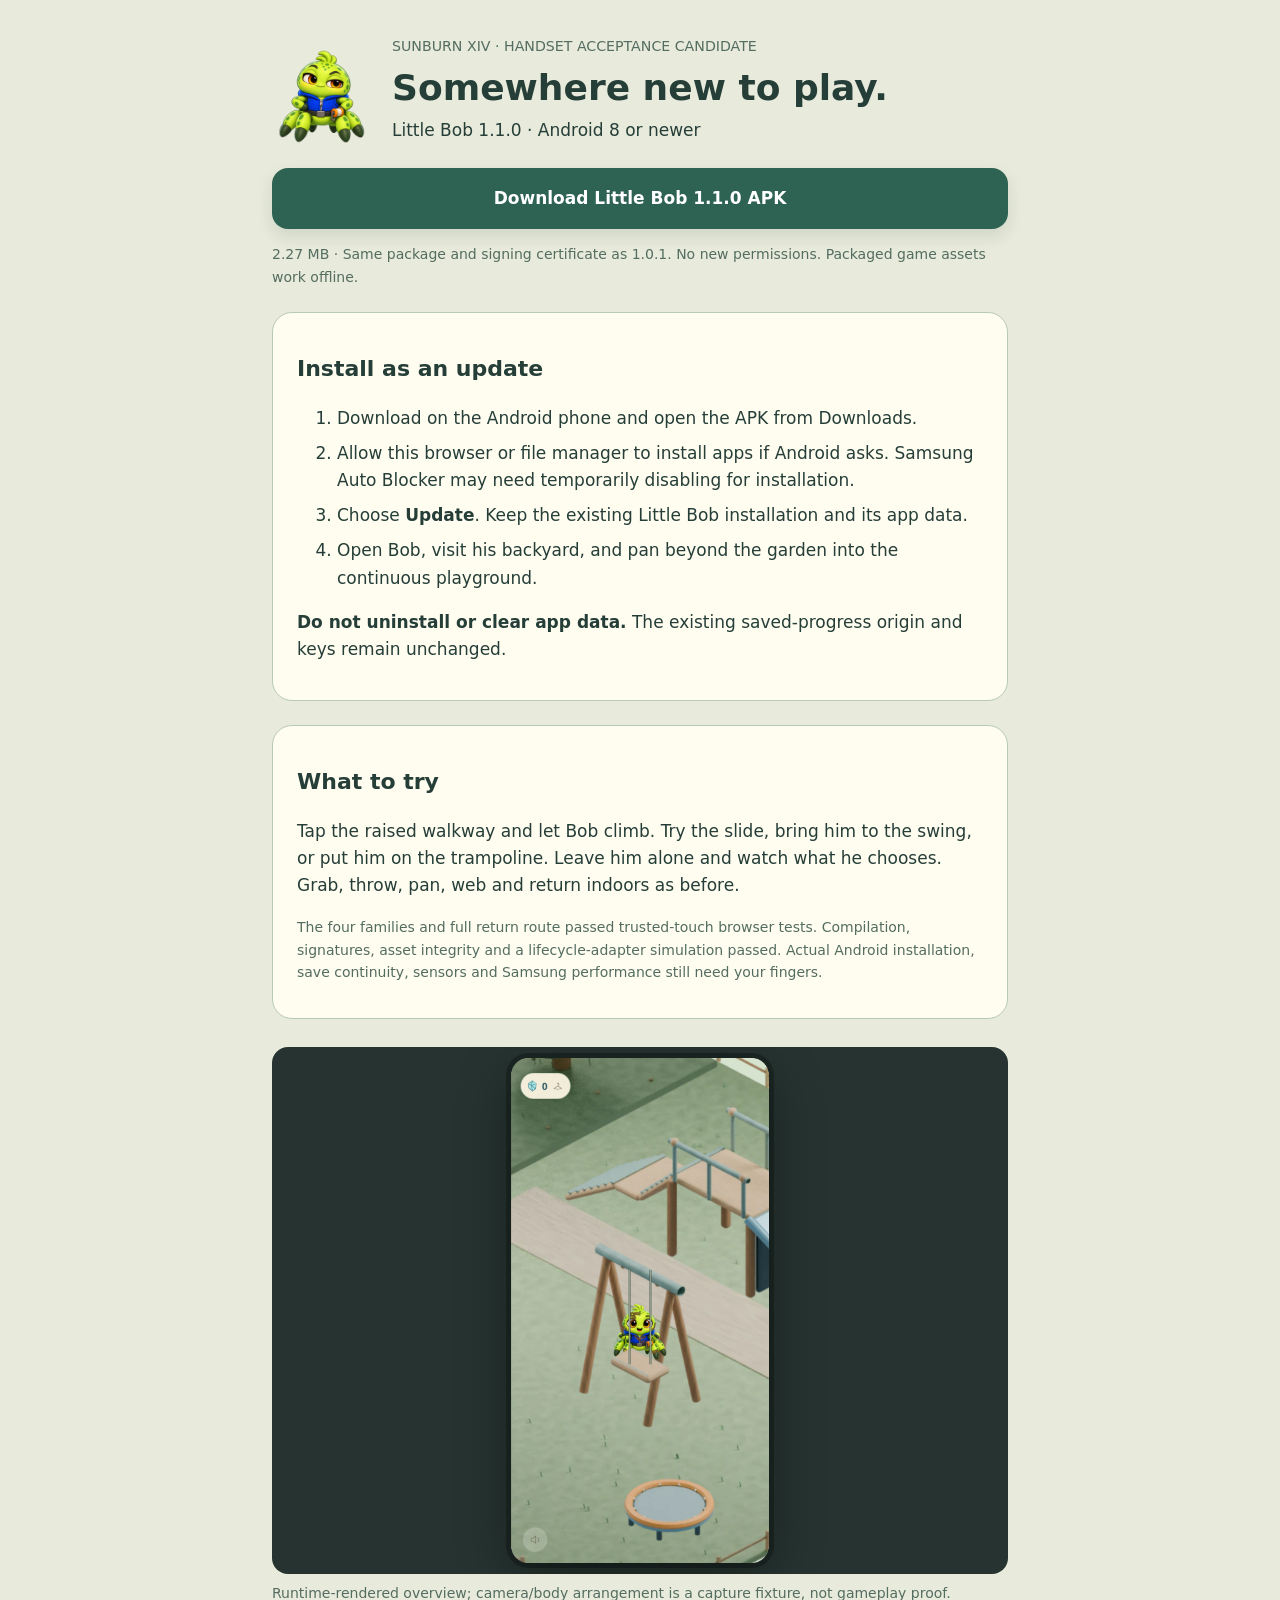
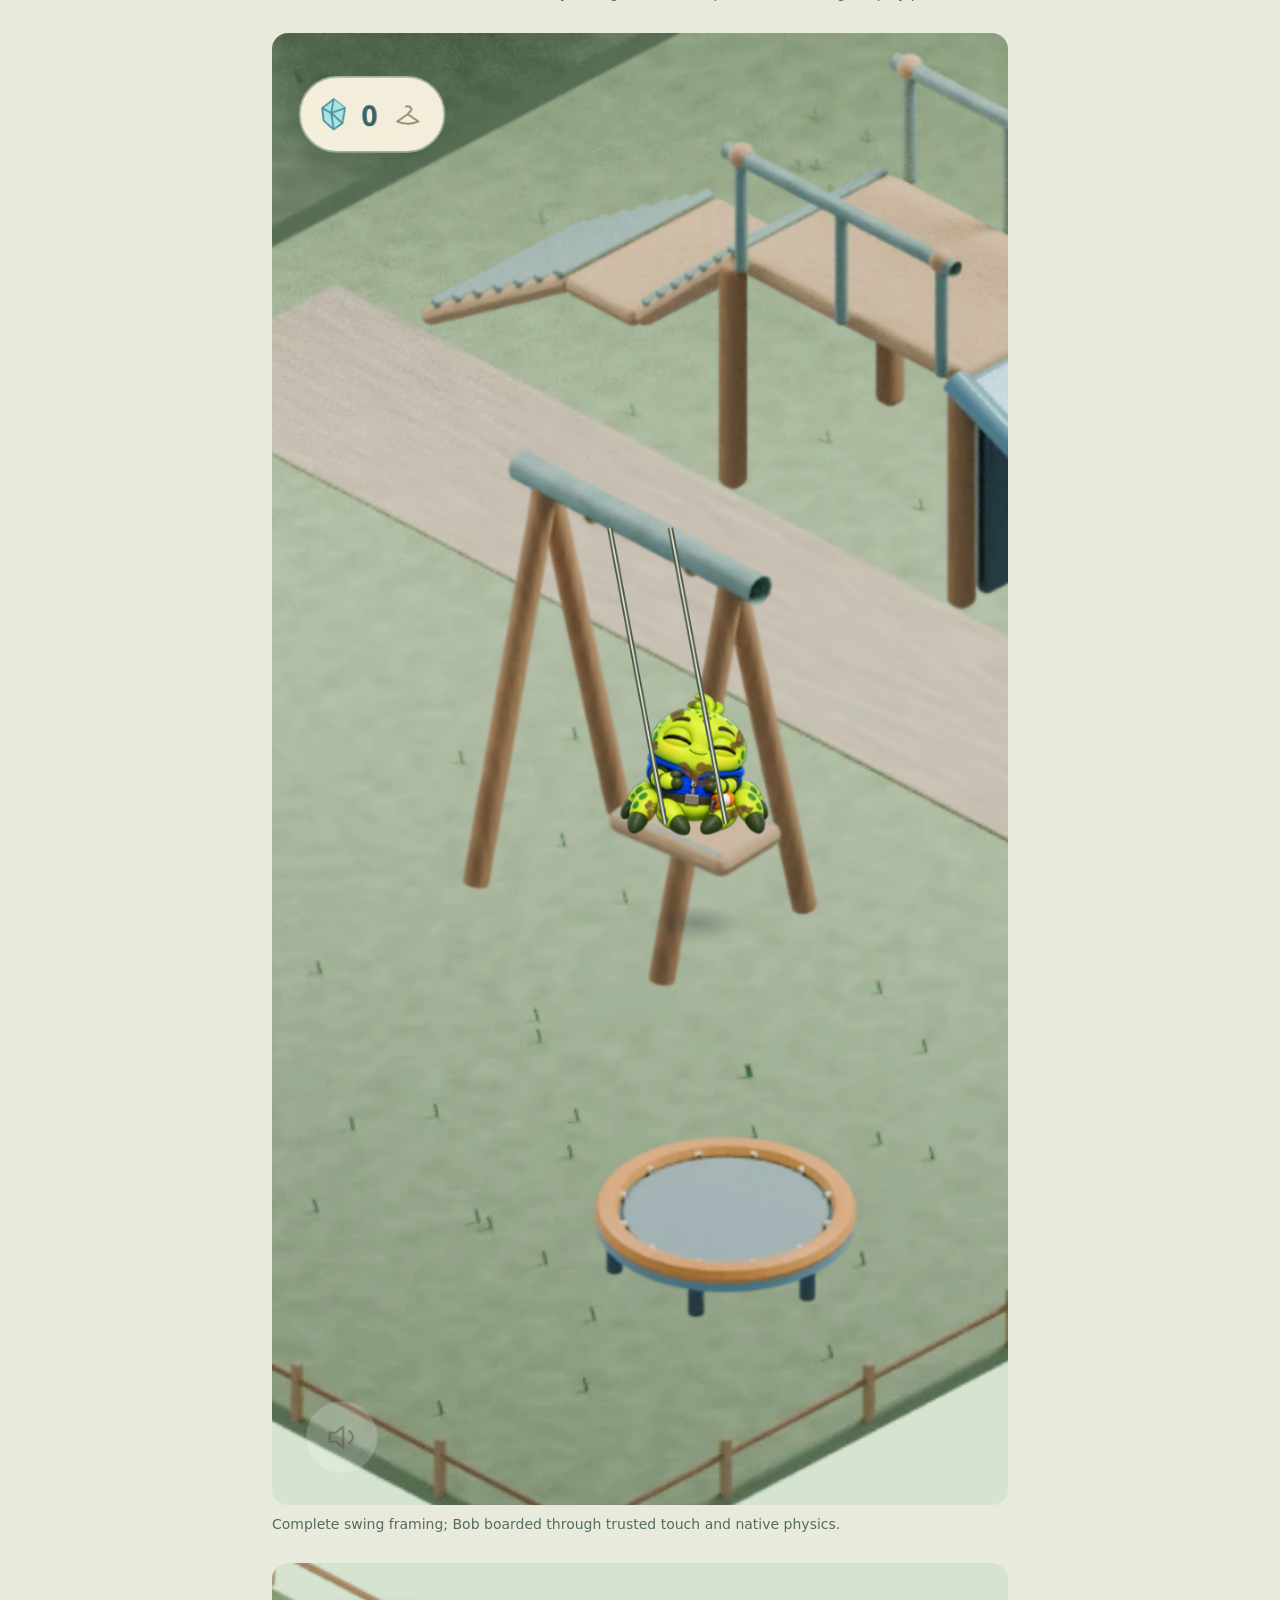
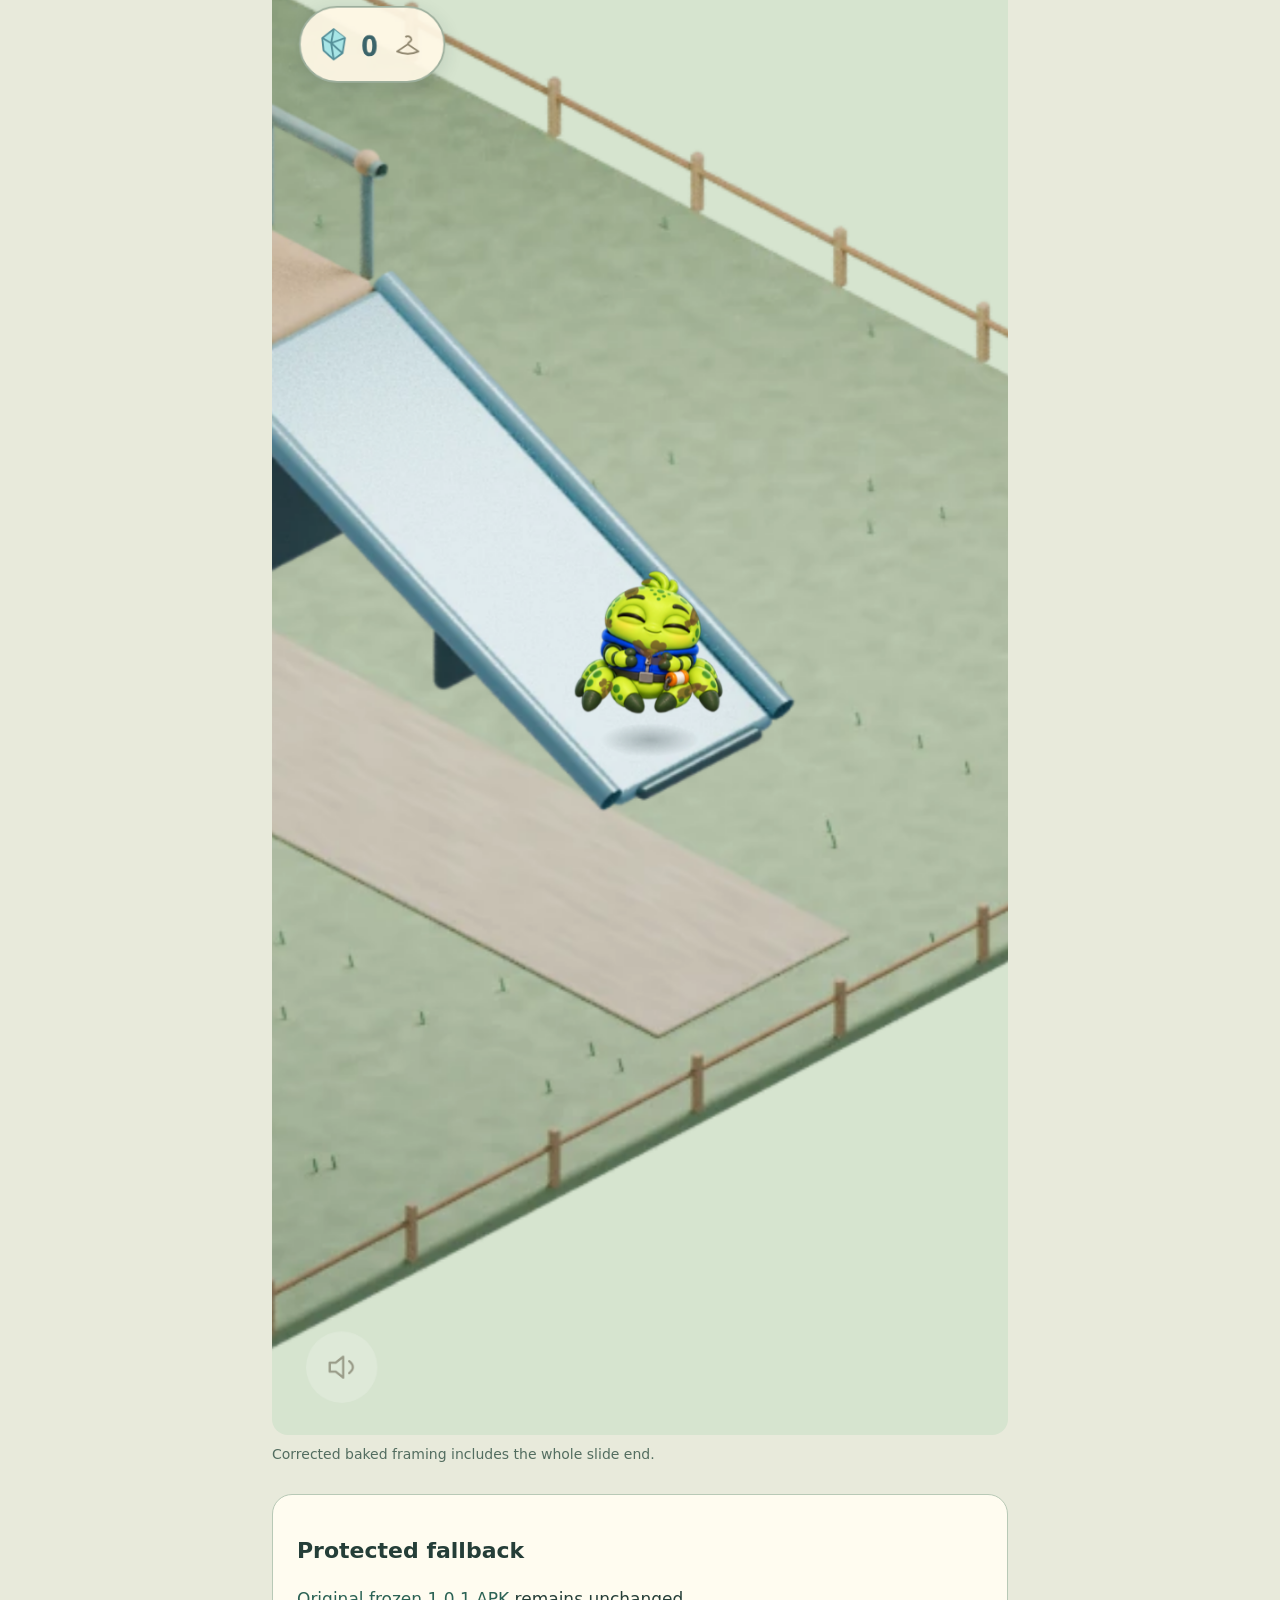
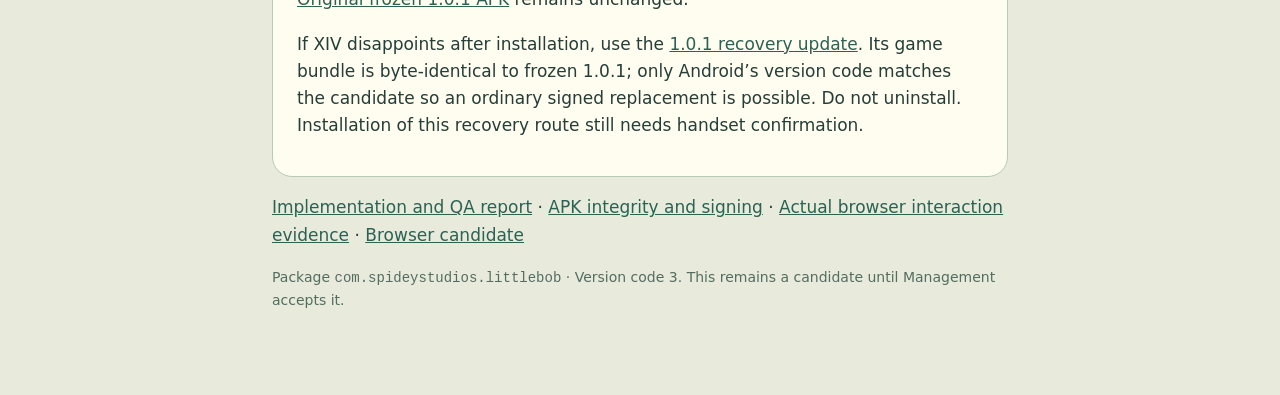
<file: release/sunburn-xiv/index.html>
<!doctype html><html lang="en"><meta charset="utf-8"><meta name="viewport" content="width=device-width,initial-scale=1"><title>Little Bob · Playground candidate</title><style>
*{box-sizing:border-box}body{margin:0;background:#e8eadb;color:#253e38;font:17px/1.6 system-ui,sans-serif}main{max-width:780px;margin:auto;padding:32px 22px 70px}header{display:flex;align-items:center;gap:20px}header img{width:100px;height:112px;object-fit:contain}small{color:#536d60}h1{font-size:36px;line-height:1.15;margin:8px 0}h2{font-size:22px}a{color:#2b6254}.download{display:block;background:#2e6253;color:#fff;padding:17px 22px;border-radius:16px;text-align:center;font-weight:750;text-decoration:none;margin:24px 0 10px;box-shadow:0 7px 15px #244c4320}.card{background:#fffcf0;border-radius:20px;padding:20px 24px;margin-top:24px;border:1px solid #b8c9b6}.muted{font-size:14px;color:#536d60}figure{margin:28px 0}figure img{width:100%;border-radius:16px}figcaption{font-size:14px;color:#536d60}code{overflow-wrap:anywhere;font-size:14px}li{margin:8px 0}</style><main>
<header><img src="../../assets/hq/proud.png" alt="Little Bob"><div><small>SUNBURN XIV · HANDSET ACCEPTANCE CANDIDATE</small><h1>Somewhere new to play.</h1><span>Little Bob 1.1.0 · Android 8 or newer</span></div></header>
<a class="download" href="little-bob-1.1.0.apk" download>Download Little Bob 1.1.0 APK</a><p class="muted">2.27 MB · Same package and signing certificate as 1.0.1. No new permissions. Packaged game assets work offline.</p>
<section class="card"><h2>Install as an update</h2><ol><li>Download on the Android phone and open the APK from Downloads.</li><li>Allow this browser or file manager to install apps if Android asks. Samsung Auto Blocker may need temporarily disabling for installation.</li><li>Choose <strong>Update</strong>. Keep the existing Little Bob installation and its app data.</li><li>Open Bob, visit his backyard, and pan beyond the garden into the continuous playground.</li></ol><p><strong>Do not uninstall or clear app data.</strong> The existing saved-progress origin and keys remain unchanged.</p></section>
<section class="card"><h2>What to try</h2><p>Tap the raised walkway and let Bob climb. Try the slide, bring him to the swing, or put him on the trampoline. Leave him alone and watch what he chooses. Grab, throw, pan, web and return indoors as before.</p><p class="muted">The four families and full return route passed trusted-touch browser tests. Compilation, signatures, asset integrity and a lifecycle-adapter simulation passed. Actual Android installation, save continuity, sensors and Samsung performance still need your fingers.</p></section>
<figure><img src="evidence/overview.png" alt="The continuous playground with climbing structure, slide, swing and trampoline"><figcaption>Runtime-rendered overview; camera/body arrangement is a capture fixture, not gameplay proof.</figcaption></figure>
<figure><img src="evidence/swing-complete.png" alt="Bob on the swing beneath its complete crossbar"><figcaption>Complete swing framing; Bob boarded through trusted touch and native physics.</figcaption></figure>
<figure><img src="evidence/slide-end.png" alt="The complete end of the slide"><figcaption>Corrected baked framing includes the whole slide end.</figcaption></figure>
<section class="card"><h2>Protected fallback</h2><p><a href="../little-bob/little-bob-1.0.1.apk" download>Original frozen 1.0.1 APK</a> remains unchanged.</p><p>If XIV disappoints after installation, use the <a href="little-bob-1.0.1-recovery.apk" download>1.0.1 recovery update</a>. Its game bundle is byte-identical to frozen 1.0.1; only Android’s version code matches the candidate so an ordinary signed replacement is possible. Do not uninstall. Installation of this recovery route still needs handset confirmation.</p></section>
<p><a href="report.md">Implementation and QA report</a> · <a href="evidence/apk-validation.json">APK integrity and signing</a> · <a href="evidence/interactions.json">Actual browser interaction evidence</a> · <a href="../../">Browser candidate</a></p><p class="muted">Package <code>com.spideystudios.littlebob</code> · Version code 3. This remains a candidate until Management accepts it.</p>
</main></html>
</file>
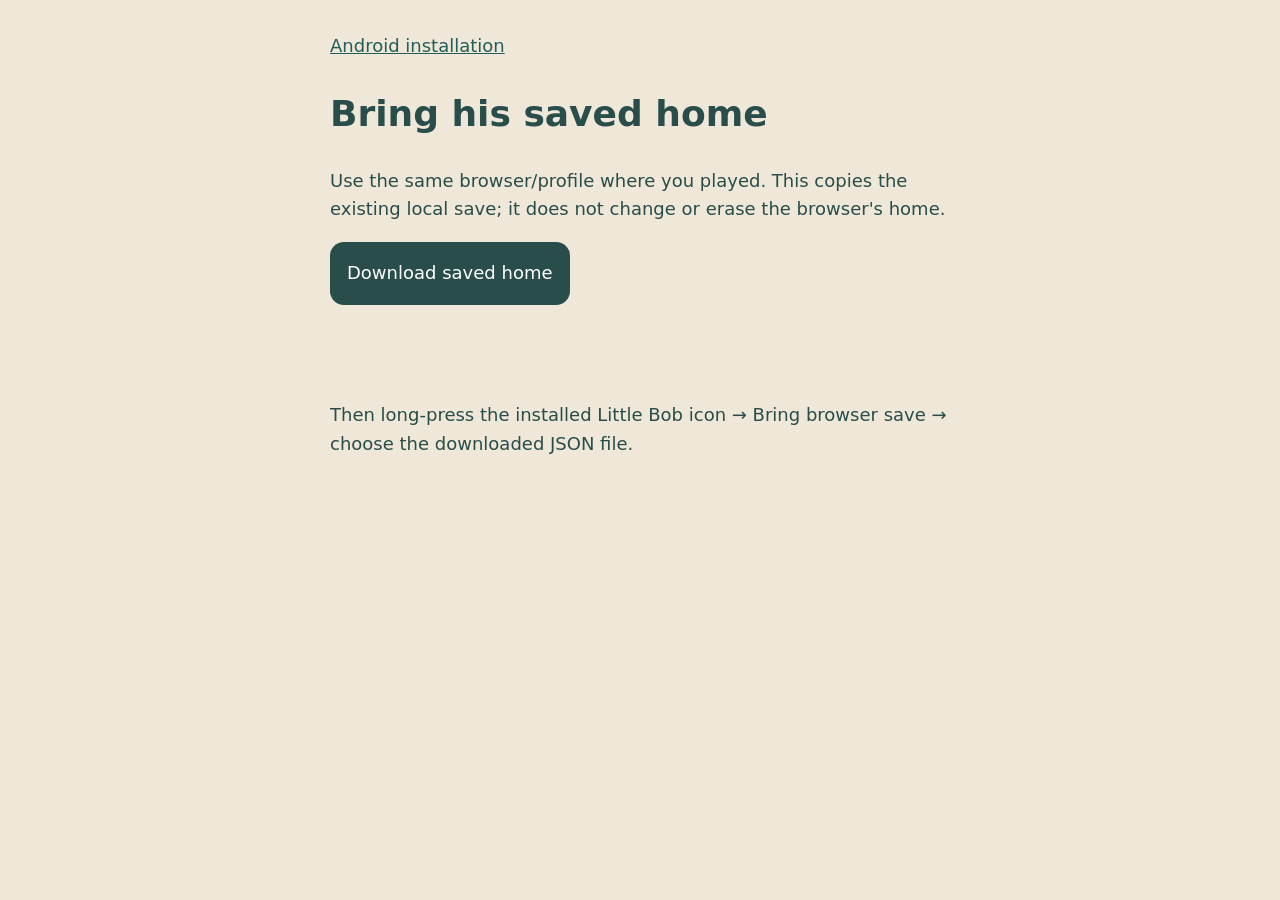
<file: release/little-bob/transfer.html>
<!doctype html><html lang="en"><meta charset="utf-8"><meta name="viewport" content="width=device-width,initial-scale=1"><title>Little Bob · bring your saved home</title><style>body{background:#efe7d8;color:#294d4a;font:18px/1.6 system-ui,sans-serif;margin:0}main{max-width:620px;margin:auto;padding:32px 24px}button{background:#294d4a;color:white;border:0;border-radius:14px;padding:17px;font:inherit}a{color:#225e5c}#status{min-height:60px}</style><main><a href="./">Android installation</a><h1>Bring his saved home</h1><p>Use the same browser/profile where you played. This copies the existing local save; it does not change or erase the browser's home.</p><button id="export">Download saved home</button><p id="status" role="status"></p><p>Then long-press the installed Little Bob icon → Bring browser save → choose the downloaded JSON file.</p></main><script>
const keys=['byte-sunburn-home-v1','byte-sunburn-care-v1','byte-sunburn-crystals-v1','byte-sunburn-kitchen-v1','byte-sunburn-possessions-v1','byte-little-moments-v1','byte-backyard-xii-v1','byte-little-sun-sound','byte-was-here-v1'];
document.querySelector('#export').onclick=()=>{const status=document.querySelector('#status');try{const values={};for(const key of keys){const value=localStorage.getItem(key);if(value!==null)values[key]=value;}if(!values['byte-sunburn-home-v1']){status.textContent='No saved home found in this browser/profile. Open the game where you last played, then return here.';return;}const payload={format:'little-bob-save-v1',savedAt:new Date().toISOString(),values};const url=URL.createObjectURL(new Blob([JSON.stringify(payload,null,2)],{type:'application/json'})),a=document.createElement('a');a.href=url;a.download='little-bob-saved-home.json';a.click();setTimeout(()=>URL.revokeObjectURL(url),30000);status.textContent='Saved home downloaded. Your browser save remains unchanged.';}catch(error){status.textContent='Browser storage was unavailable. Use the browser/profile where your game is saved.';}};
</script></html>
</file>
<file: style.css>
* { box-sizing: border-box; }
html, body { margin: 0; width: 100%; height: 100%; overflow: hidden; }
body { background: #263330; display:flex; align-items:center; justify-content:center; overscroll-behavior:none; -webkit-user-select:none; user-select:none; -webkit-tap-highlight-color:transparent; touch-action:none; }
#playground { position:relative; width:100%; height:100%; height:100dvh; overflow:hidden; background:#efe7d8; isolation:isolate; }
canvas { display:block; width:100%; height:100%; touch-action:none; }
#crystal-scenery { position:absolute; inset:0; z-index:0; display:none; pointer-events:none; }
.crystal-sky, .crystal-optical, .crystal-band { position:absolute; left:0; top:0; pointer-events:none; }
.crystal-sky, .crystal-material { will-change:transform; transform-origin:0 0; }
.crystal-material { position:absolute; inset:0; pointer-events:none; }
#scene { position:relative; z-index:1; }
body.obby-away #crystal-scenery { display:block; }
button { -webkit-tap-highlight-color:transparent; touch-action:manipulation; cursor:pointer; }
#gravity-toggle { position:absolute; z-index:2; top:max(24px,env(safe-area-inset-top)); right:max(24px,env(safe-area-inset-right)); width:62px; height:62px; padding:0; border:3px solid #a4712e; border-radius:50%; background:radial-gradient(circle at 38% 30%,#ffe7a0,#e9b757 64%,#c98b32); box-shadow:0 4px 0 #8a602e,0 7px 14px #8b642c30,inset 0 2px 3px #fff9; color:#614727; font:500 34px/1 Georgia,serif; transition:background .25s,box-shadow .25s; }
#gravity-toggle:before { content:''; position:absolute; inset:7px; border:1px dashed #b98136; border-radius:50%; }
#gravity-toggle[aria-pressed=true] { background:radial-gradient(circle at 38% 30%,#d5f0e4,#82b5ab 64%,#538780); border-color:#3b6c64; box-shadow:0 4px 0 #31544f,0 7px 14px #375b4f30,inset 0 2px 3px #fff9; color:#294e48; }
#gravity-toggle[aria-pressed=true]:before { border-color:#5b9086; }
#gravity-toggle:active { transform:translateY(2px); }
#gravity-toggle.gravity-loose { z-index:4; will-change:left,top; }
#gravity-toggle.gravity-loose:active { transform:none; }
.gravity-arrow { display:block; transform:rotate(var(--down-angle,0deg)); }
#gravity-status { position:absolute; z-index:5; top:max(99px,calc(env(safe-area-inset-top) + 77px)); right:24px; width:170px; padding:9px 12px; border-radius:12px; background:#fff8e9eb; color:#655743; font:500 12px/1.4 system-ui,sans-serif; box-shadow:0 2px 12px #47392115; pointer-events:none; }
#gravity-status:empty { display:none; }
#sound-toggle { position:absolute; z-index:2; left:max(19px,env(safe-area-inset-left)); bottom:max(18px,env(safe-area-inset-bottom)); width:40px; height:40px; padding:10px; border:0; border-radius:50%; background:#fff5; color:#756f5d; opacity:.62; }
#sound-toggle svg { width:100%; height:100%; fill:none; stroke:currentColor; stroke-width:1.5; stroke-linecap:round; stroke-linejoin:round; }
.mute-line { display:none; }
#sound-toggle[aria-pressed=false] .mute-line { display:block; }
button:focus-visible { outline:3px solid #3a7568; outline-offset:5px; }
body.obby-away #gravity-toggle,body.obby-away #gravity-status { display:none; }
#arrival { position:absolute; inset:0; display:flex; gap:7px; align-items:center; justify-content:center; background:#efe7d8; color:#71684f; font:500 17px Georgia,serif; transition:opacity .4s; pointer-events:none; }
#arrival span { margin-right:8px; }
#arrival i { width:3px; height:3px; background:#968361; border-radius:50%; animation:arrive 1.2s infinite ease-in-out; }
#arrival i:nth-child(3) { animation-delay:.15s; } #arrival i:nth-child(4) { animation-delay:.3s; }
#arrival.ready { opacity:0; }
.sr-only { position:absolute; width:1px; height:1px; padding:0; margin:-1px; overflow:hidden; clip:rect(0,0,0,0); white-space:nowrap; border:0; }
@keyframes arrive { 50% { transform:translateY(-4px); opacity:.4; } }
@media(min-width:650px) { #playground { width:420px; height:min(860px,calc(100dvh - 36px)); border-radius:28px; box-shadow:0 26px 90px #0005,0 0 0 8px #1b2623; } }
@media(prefers-reduced-motion:reduce) { #arrival i { animation:none; } }

#room-port { position:absolute; z-index:5; top:max(21px,env(safe-area-inset-top)); left:50%; transform:translateX(-50%); width:220px; text-align:center; pointer-events:none; }
#room-window { display:block; position:relative; width:84px; height:84px; margin:0 auto; padding:0; overflow:visible; border:3px solid #a78c59; border-radius:50%; background:#303f36; color:#eadca6; box-shadow:0 4px 0 #796740,0 7px 20px #5b5c3520,inset 0 0 0 5px #d5c18e; pointer-events:auto; }
#room-view { position:absolute; inset:4px; width:70px; height:70px; border-radius:50%; object-fit:cover; transform:scaleX(-1); opacity:0; filter:blur(1px) saturate(.8); transition:opacity .6s; }
.room-camera #room-view { opacity:1; }
.shutter { position:absolute; inset:9px; overflow:hidden; border-radius:50%; background:radial-gradient(circle,#14201e,#53654f); transition:opacity .5s; }
.shutter i { position:absolute; left:12px; top:-6px; width:55px; height:68px; background:linear-gradient(125deg,#c7b47c,#7d895f); border:1px solid #dfd2a550; border-radius:4px 36px 4px 36px; transform-origin:20px 38px; transform:rotate(0deg); }
.shutter i:nth-child(2) { transform:rotate(120deg); }.shutter i:nth-child(3) { transform:rotate(240deg); }
#room-window.open .shutter { opacity:0; pointer-events:none; }
#room-window.open { background:radial-gradient(circle,var(--window-color,#cbac75),#4b5a45); }
.ear-ring { position:absolute; inset:-8px; border:1px solid #b8965e; opacity:0; border-radius:50%; transform:scale(calc(1 + var(--listen,0) * .28)); }
#room-window.open .ear-ring { opacity:calc(.16 + var(--listen,0) * .65); }
#room-window.pending { animation:window-wait 1.4s infinite ease-in-out; }
#room-caption { margin:13px 0 0; color:#695f48; font:500 15px/1.3 Georgia,serif; text-shadow:0 1px 5px #fff8; }
#room-caption small { display:block; margin-top:6px; font:10px/1.4 system-ui,sans-serif; color:#81775f; }
.room-open #room-caption { animation:caption-rest 6s forwards; }
#room-window:focus-visible + #room-caption { animation:none; opacity:1; }
#room-fallback { margin-top:10px; pointer-events:auto; }
#room-fallback[hidden] { display:none; }
#room-fallback button { padding:7px 11px; margin:0 3px; border:1px solid #c4b68e; border-radius:20px; background:#fff9e9; font:11px system-ui,sans-serif; color:#665d48; }
body.obby-away #room-window { width:42px; height:42px; border-width:2px; }
body.obby-away #room-view { inset:3px; width:32px; height:32px; }
body.obby-away .shutter { inset:5px; }
body.obby-away #room-caption,body.obby-away #room-fallback { display:none; }
#sound-toggle { z-index:6; }
@keyframes window-wait { 50% { opacity:.65; } }
@keyframes caption-rest { 0%,65% { opacity:1; } 100% { opacity:0; } }

.room-partial #room-caption { animation:none; opacity:1; }
body.obby-away #room-port { top:auto; bottom:max(18px,env(safe-area-inset-bottom)); right:max(18px,env(safe-area-inset-right)); left:auto; transform:none; width:42px; }
body.obby-away #room-port { display:none; }

/* Bathroom masonry is cached once; Byte, fixtures and water retain native-DPR rendering. */
#bathroom-scenery { position:absolute; inset:0; width:100%; height:100%; z-index:0; display:none; pointer-events:none; }
body.bathroom-here:not(.obby-away) #bathroom-scenery { display:block; }
#kitchen-scenery { position:absolute; inset:0; width:100%; height:100%; z-index:0; display:none; pointer-events:none; }
body.kitchen-here:not(.obby-away) #kitchen-scenery { display:block; }

/* Small abstract wallet; the shop is deliberate UI while the home remains physical. */
#crystal-wallet { position:absolute; z-index:7; top:max(24px,env(safe-area-inset-top)); left:max(15px,env(safe-area-inset-left)); height:43px; min-width:82px; padding:7px 10px; display:flex; align-items:center; gap:7px; border:1px solid #9daf9d; border-radius:22px; background:#fff8e5ee; color:#3b646a; box-shadow:0 3px 10px #293e4320; font:600 16px/1 system-ui,sans-serif; font-variant-numeric:tabular-nums; }
#crystal-wallet svg { width:17px; height:23px; fill:#a7e5e6; stroke:#538e98; stroke-width:1.4; stroke-linejoin:round; }
.wallet-bag { margin-left:2px; }
#crystal-wallet .wallet-bag { width:16px; height:21px; fill:none; stroke:#8f866e; stroke-width:1.5; }
#run-crystals { position:absolute; top:47px; left:10px; letter-spacing:3px; font-size:9px; color:#e4fff1; text-shadow:0 1px 3px #345966; }
#run-crystals[hidden] { display:none; }
#crystal-wallet:after { content:attr(data-receipt); position:absolute; top:42px; left:0; width:120px; font:600 12px/1.3 system-ui,sans-serif; color:#effff0; text-shadow:0 1px 4px #274b56; opacity:0; pointer-events:none; }
#crystal-wallet.earned:after { animation:wallet-receipt .9s ease-out both; }
body.obby-away .wallet-bag { display:none; }
body.obby-away #crystal-wallet { background:#e1f5efdc; min-width:65px; cursor:default; }
@keyframes wallet-receipt { 0% { transform:translateY(5px); opacity:0; } 20%,65% { opacity:1; } 100% { transform:translateY(-5px); opacity:0; } }
#crystal-shop { box-sizing:border-box; width:min(390px,calc(100vw - 24px)); max-height:calc(100dvh - 32px); padding:0; border:1px solid #bfbea2; border-radius:25px; background:#faf4e5; color:#3d5149; box-shadow:0 20px 70px #172d3860; touch-action:pan-y; overflow:auto; }
#crystal-shop::backdrop { background:#2039328c; }
.shop-window { padding:22px 20px 14px; }
.shop-window header { display:flex; justify-content:space-between; align-items:center; gap:15px; }
.shop-eyebrow { margin:0 0 6px; letter-spacing:2px; font:600 9px/1.2 system-ui,sans-serif; color:#7f8d7a; }
.shop-window h2 { margin:0; font:500 28px/1.15 Georgia,serif; color:#3d5952; }
#shop-close { width:38px; height:38px; border:1px solid #d0d2bd; border-radius:50%; background:#f0eedd; color:#687767; font:26px/1 system-ui,sans-serif; }
.shop-wallet { display:flex; justify-content:center; align-items:center; gap:6px; margin:13px 0 -8px; color:#5f8d8b; font:12px system-ui,sans-serif; }
.shop-wallet strong { font-size:17px; }
.wardrobe-stage { height:227px; background:radial-gradient(ellipse at 50% 85%,#cbd8c3 0,transparent 60%); }
#wardrobe-preview { width:218px; height:227px; margin:auto; pointer-events:none; }
#shop-items { display:grid; grid-template-columns:1fr 1fr; gap:10px; }
.shop-item { position:relative; border:1px solid #d6d3bd; border-radius:17px; padding:9px 10px 12px; text-align:center; background:#fffbed; }
.shop-item.selected { border-color:#8bada3; box-shadow:inset 0 0 0 1px #b8cfc0; }
.item-preview { width:100%; height:65px; padding:0; border:0; background:transparent; }
.item-preview img { width:104px; height:65px; object-fit:contain; }
.shop-item h3 { margin:6px 0 5px; font:500 17px Georgia,serif; }
.shop-item p { margin:0; min-height:31px; font:11px/1.35 system-ui,sans-serif; color:#7a816b; }
.item-ownership { display:block; height:18px; margin-top:8px; letter-spacing:1px; font:600 8px system-ui,sans-serif; color:#7f9b82; }
.item-action { width:100%; padding:10px 4px; border:1px solid #638b7f; border-radius:12px; color:#fff8e1; background:#527d70; font:600 12px system-ui,sans-serif; }
.item-action:disabled { background:#e5e6d8; border-color:#d7d9c7; color:#939b88; cursor:default; }
#shop-status { height:17px; margin:12px 0 0; text-align:center; font:12px system-ui,sans-serif; color:#607c68; }
.shop-window footer { padding-top:12px; text-align:center; color:#8e947e; font:10px/1.6 system-ui,sans-serif; }

.shop-item { min-width:0; }
.item-preview img { max-width:100%; }
.shop-window header { position:sticky; top:-1px; z-index:2; background:#faf4e5; padding:4px 0 9px; }
body.obby-away #crystal-wallet:after { top:62px; width:170px; text-align:left; font-size:11px; }

#crystal-wallet:after { color:#476f69; text-shadow:0 1px 2px #fff9; }
body.obby-away #crystal-wallet:after { color:#effff0; text-shadow:0 1px 4px #274b56; }
/* The large catalogue is browsable; ownership is managed through furniture. */
#treasure-tabs { display:flex; flex-wrap:wrap; gap:6px; padding:7px 0 14px; }
#treasure-tabs button { border:1px solid #cbd0ba; background:#eeeede; color:#617563; border-radius:16px; padding:8px 10px; font:600 11px system-ui; }
#treasure-tabs button.selected { color:#fff8e2; background:#527d70; border-color:#527d70; }
.empty-collection { grid-column:1/-1; text-align:center; color:#7a896f; font:14px Georgia; padding:24px 8px; }
#possession-drawer { box-sizing:border-box; width:min(390px,calc(100vw - 24px)); max-height:calc(100dvh - 32px); padding:0; border:1px solid #b9c1a7; border-radius:24px; background:#f0efdc; color:#405948; overflow:auto; touch-action:pan-y; box-shadow:0 20px 70px #172d3860; }
#possession-drawer::backdrop { background:#2039328c; }
.collection-window { padding:22px 18px; }
.collection-window header { display:flex; justify-content:space-between; align-items:center; gap:10px; position:sticky; top:0; z-index:2; background:#f0efdc; }
.collection-window h2 { font:500 25px Georgia; margin:0 0 15px; }
.collection-close { width:36px; height:36px; border:1px solid #c3c8ad; border-radius:50%; background:#e6e9d4; color:#637964; font-size:25px; }
.collection-items { display:grid; grid-template-columns:1fr 1fr; gap:10px; }
.collection-items article { min-width:0; padding:12px 9px; background:#faf8e9; border:1px solid #cfd1b9; border-radius:16px; text-align:center; }
.collection-items img { width:104px; max-width:100%; height:65px; object-fit:contain; }
.collection-items h3 { font:17px Georgia; margin:5px 0; }
.collection-items p,.collection-note { font:11px/1.4 system-ui; color:#7b886e; }
.collection-items button { width:100%; border:1px solid #648673; border-radius:12px; background:#557d68; color:#fff7df; padding:11px 3px; font:600 12px system-ui; }
.collection-note { text-align:center; margin:20px 0 0; }

#shop-caption { margin:0 0 10px; color:#7a816b; font:12px/1.5 Georgia,serif; text-align:center; }

/* The house stays home while the viewpoint is in the garden. */
.backyard-away #gravity-toggle,.backyard-away #gravity-status,.backyard-away #room-port { visibility:hidden; pointer-events:none; }
.backyard-away #kitchen-scenery,.backyard-away #bathroom-scenery,.backyard-away #crystal-scenery,.backyard-away #crystal-sky { visibility:hidden; }

#backyard-scenery { position:absolute; inset:0; z-index:0; display:none; overflow:hidden; background:#d6e4cf; pointer-events:none; }
body.backyard-away #backyard-scenery { display:block; }

#screen-web-silk { position:absolute; inset:0; z-index:1; display:none; pointer-events:none; }
</file>
